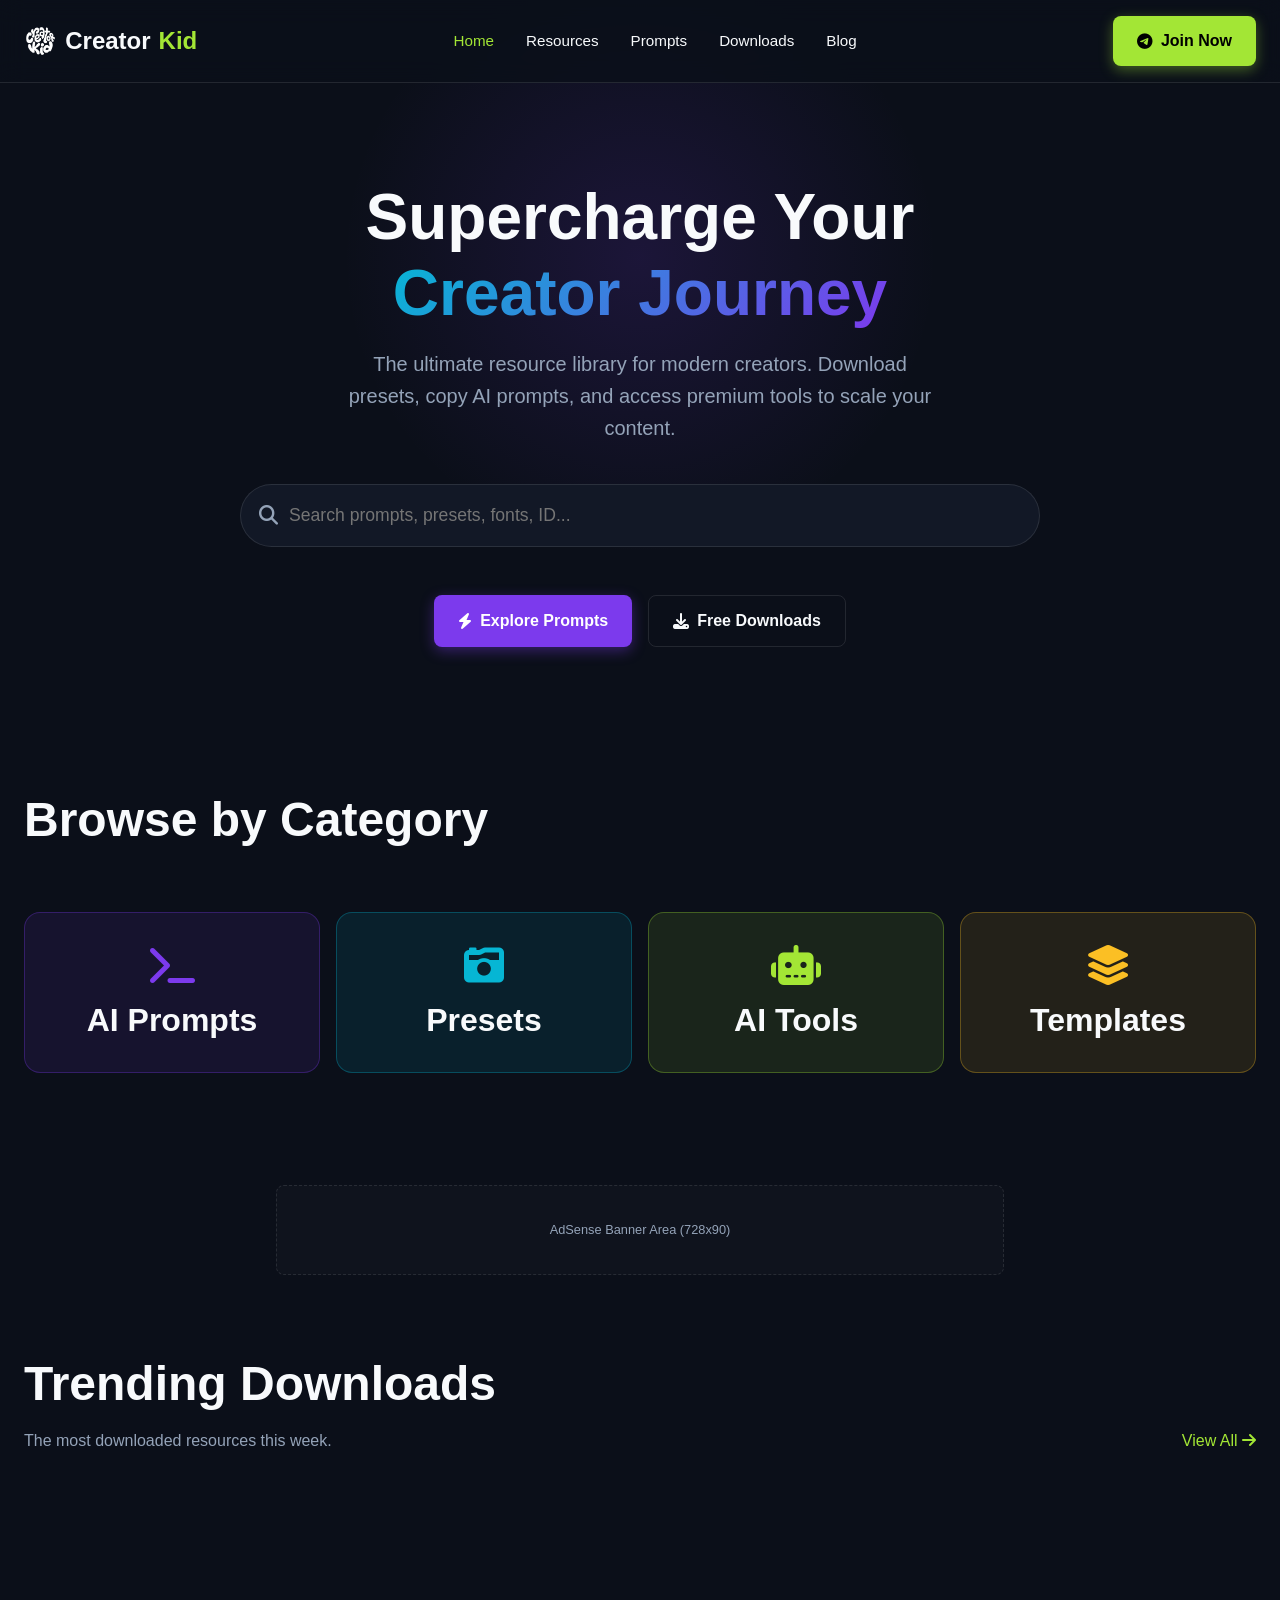
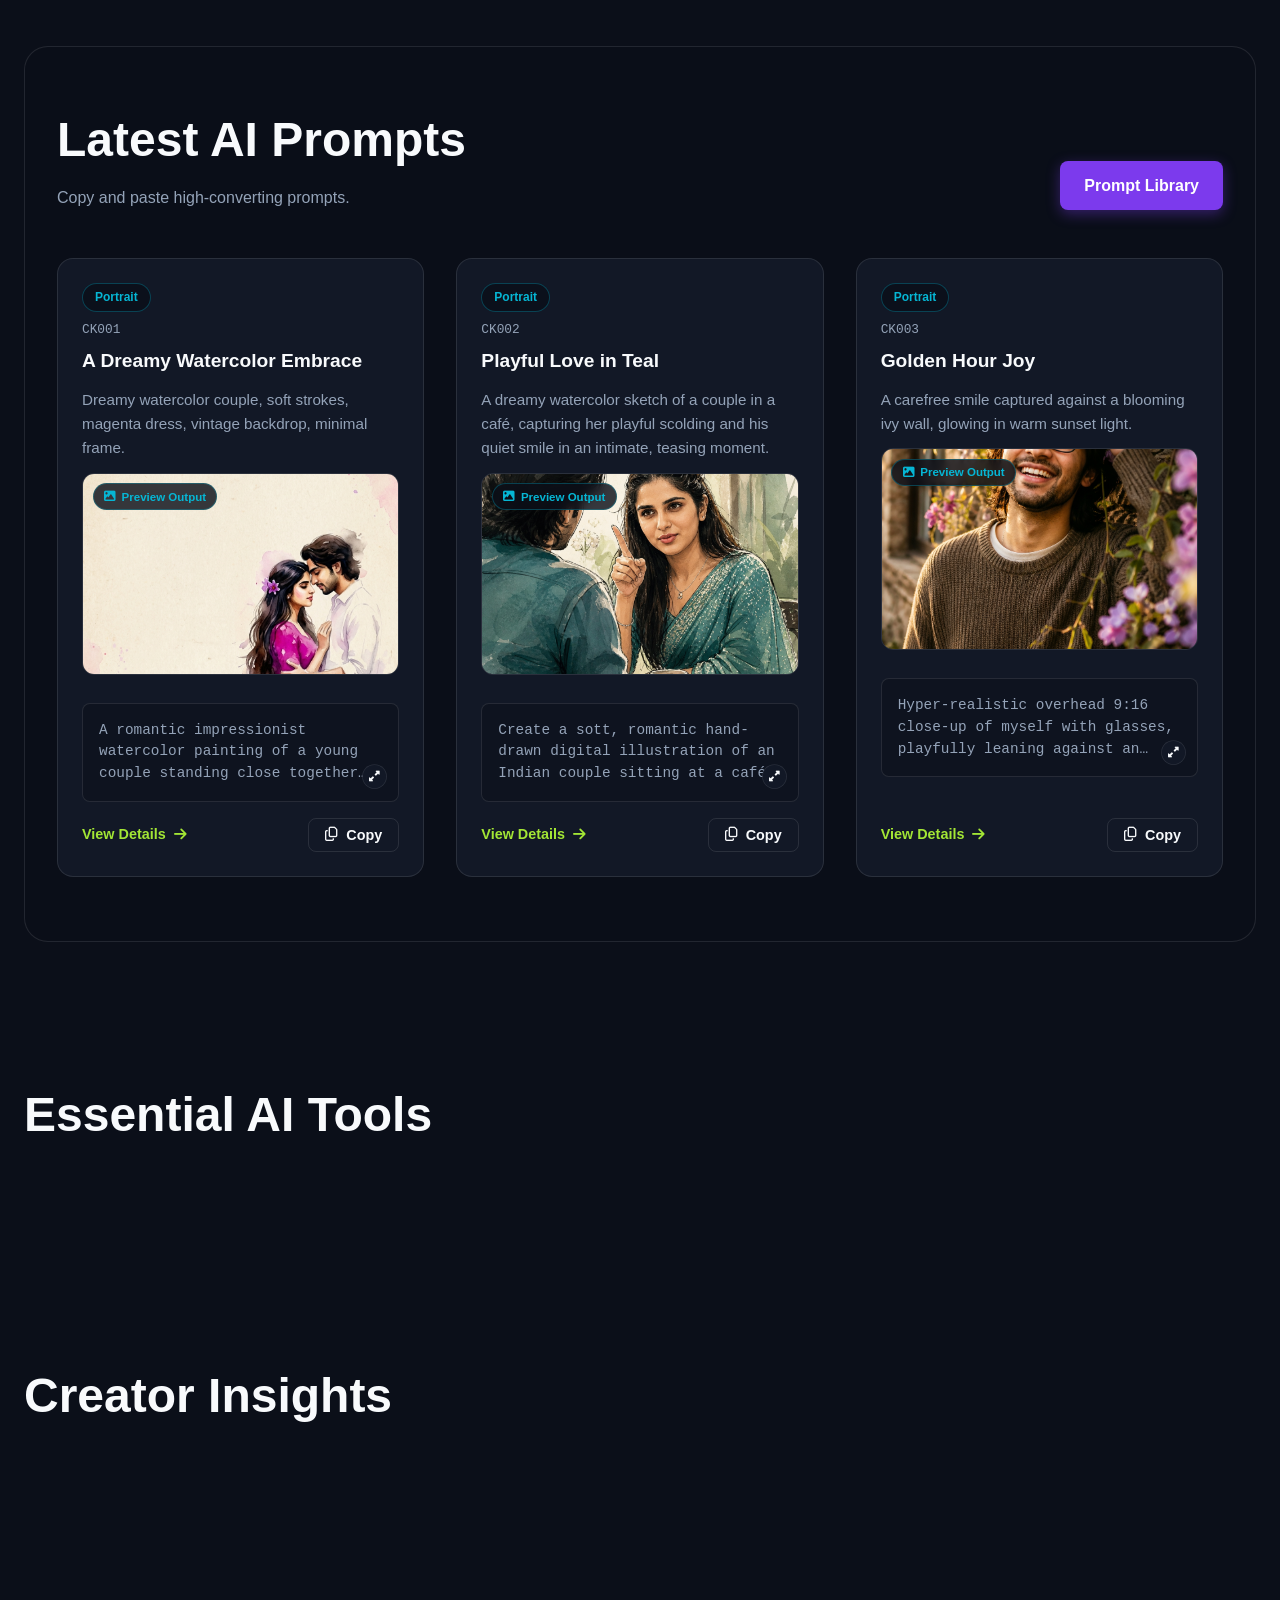
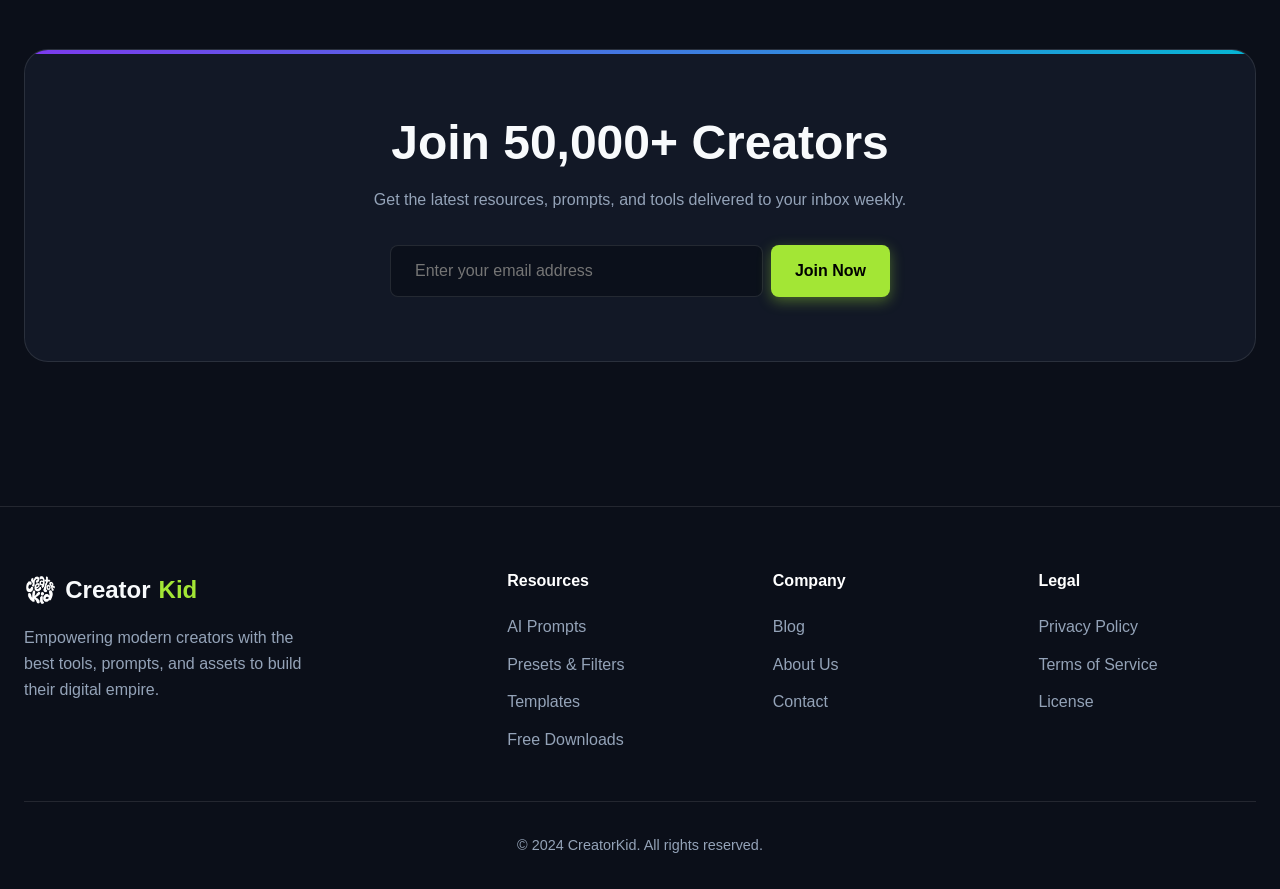
<file: index.html>
<!DOCTYPE html>
<html lang="en">

<head>
    <meta charset="UTF-8">
    <meta name="viewport" content="width=device-width, initial-scale=1.0">
    <title>CreatorKid - Ultimate Creator Resources</title>
    <meta name="description"
        content="CreatorKid is a creator resource platform where users can browse, search, and download AI prompts, Lightroom presets, UI templates, and tools.">
    <link rel="stylesheet" href="css/style.css?v=2">
    <link rel="stylesheet" href="https://cdnjs.cloudflare.com/ajax/libs/font-awesome/6.4.0/css/all.min.css">
</head>

<body>

    <!-- Navbar -->
    <nav class="navbar">
        <div class="container">
            <a href="index.html" class="logo">
                <img src="assets/logo/logo_creator_kid.png" alt="Logo" class="nav-logo-img">
                Creator<span>Kid</span>
            </a>
            <ul class="nav-links">
                <li><a href="index.html" class="active">Home</a></li>
                <li><a href="resources.html">Resources</a></li>
                <li><a href="prompts.html">Prompts</a></li>
                <li><a href="downloads.html">Downloads</a></li>
                <li><a href="blog.html">Blog</a></li>
            </ul>
            <div class="nav-actions">
                <a href="https://t.me/+yFJLDj00U0MyMmQ1" target="_blank" class="btn btn-cta"><i class="fab fa-telegram-plane"></i> Join Now</a>
                <button class="hamburger"><i class="fas fa-bars"></i></button>
            </div>
        </div>
    </nav>

    <main>
        <!-- Hero Section -->
        <section class="hero container">
            <h1>Supercharge Your <br><span class="text-gradient">Creator Journey</span></h1>
            <p>The ultimate resource library for modern creators. Download presets, copy AI prompts, and access premium
                tools to scale your content.</p>

            <div class="search-container fade-in">
                <i class="fas fa-search"></i>
                <input type="text" id="global-search" class="search-input"
                    placeholder="Search prompts, presets, fonts, ID...">
            </div>

            <div class="hero-actions fade-in" style="animation-delay: 0.2s;">
                <a href="prompts.html" class="btn btn-primary"><i class="fas fa-bolt"></i> Explore Prompts</a>
                <a href="downloads.html" class="btn btn-outline"><i class="fas fa-download"></i> Free Downloads</a>
            </div>
        </section>

        <!-- Category Grid -->
        <section class="container">
            <div class="section-header">
                <h2>Browse by Category</h2>
            </div>
            <div class="grid grid-4" style="gap: 1rem;">
                <!-- Mock Category Cards -->
                <a href="prompts.html" class="card"
                    style="padding: 2rem; text-align: center; border-radius: 1rem; background: rgba(124, 58, 237, 0.1); border-color: rgba(124, 58, 237, 0.3);">
                    <i class="fas fa-terminal"
                        style="font-size: 2.5rem; color: var(--primary-accent); margin-bottom: 1rem;"></i>
                    <h3 style="margin-bottom: 0;">AI Prompts</h3>
                </a>
                <a href="resources.html" class="card"
                    style="padding: 2rem; text-align: center; border-radius: 1rem; background: rgba(6, 182, 212, 0.1); border-color: rgba(6, 182, 212, 0.3);">
                    <i class="fas fa-camera-retro"
                        style="font-size: 2.5rem; color: var(--secondary-accent); margin-bottom: 1rem;"></i>
                    <h3 style="margin-bottom: 0;">Presets</h3>
                </a>
                <a href="ai-tools.html" class="card"
                    style="padding: 2rem; text-align: center; border-radius: 1rem; background: rgba(163, 230, 53, 0.1); border-color: rgba(163, 230, 53, 0.3);">
                    <i class="fas fa-robot"
                        style="font-size: 2.5rem; color: var(--highlight-cta); margin-bottom: 1rem;"></i>
                    <h3 style="margin-bottom: 0;">AI Tools</h3>
                </a>
                <a href="resources.html" class="card"
                    style="padding: 2rem; text-align: center; border-radius: 1rem; background: rgba(251, 191, 36, 0.1); border-color: rgba(251, 191, 36, 0.3);">
                    <i class="fas fa-layer-group" style="font-size: 2.5rem; color: #FBBF24; margin-bottom: 1rem;"></i>
                    <h3 style="margin-bottom: 0;">Templates</h3>
                </a>
            </div>
        </section>

        <!-- AdSense Banner -->
        <div class="container">
            <div class="ad-banner">
                <span>AdSense Banner Area (728x90)</span>
            </div>
        </div>

        <!-- Trending Downloads -->
        <section class="container" style="padding-top: 3rem; padding-bottom: 4rem; margin-bottom: 3rem;">
            <div class="section-header">
                <div>
                    <h2>Trending Downloads</h2>
                    <p style="color: var(--text-muted);">The most downloaded resources this week.</p>
                </div>
                <a href="downloads.html" class="text-highlight">View All <i class="fas fa-arrow-right"></i></a>
            </div>
            <div class="grid grid-3" id="trending-container">
                <!-- Populated by JS -->
            </div>
        </section>

        <!-- Prompt Preview -->
        <section class="container" style="padding-top: 2rem; padding-bottom: 4rem; margin-top: 3rem;">
            <div style="background: rgba(11, 15, 25, 0.5); padding: 4rem 2rem; border-radius: 1.5rem; border: 1px solid var(--border-color);">
                <div class="section-header">
                    <div>
                        <h2>Latest AI Prompts</h2>
                        <p style="color: var(--text-muted);">Copy and paste high-converting prompts.</p>
                    </div>
                    <a href="prompts.html" class="btn btn-primary">Prompt Library</a>
                </div>
                <div class="grid grid-3" id="prompts-container">
                    <!-- Populated by JS -->
                </div>
            </div>
        </section>

        <!-- AI Tools Section -->
        <section class="container">
            <div class="section-header">
                <h2>Essential AI Tools</h2>
            </div>
            <div class="grid grid-3" id="tools-container">
                <!-- Populated by JS -->
            </div>
        </section>

        <!-- Blog Section -->
        <section class="container">
            <div class="section-header">
                <h2>Creator Insights</h2>
            </div>
            <div class="grid grid-3" id="blog-container">
                <!-- Populated by JS -->
            </div>
        </section>

        <!-- Email Capture -->
        <section class="container">
            <div class="newsletter">
                <h2>Join 50,000+ Creators</h2>
                <p style="color: var(--text-muted); margin-top: 1rem;">Get the latest resources, prompts, and tools
                    delivered to your inbox weekly.</p>
                <form id="newsletter-form" class="newsletter-form">
                    <input type="email" name="email" class="newsletter-input" placeholder="Enter your email address" required>
                    <button type="submit" class="btn btn-cta">Join Now</button>
                </form>
                
            </div>
        </section>
    </main>

    <!-- Footer -->
    <footer>
        <div class="container">
            <div class="footer-grid">
                <div class="footer-col">
                    <a href="index.html" class="logo" style="margin-bottom: 1rem;">
                        <img src="assets/logo/logo_creator_kid.png" alt="Logo" class="nav-logo-img">
                        Creator<span>Kid</span>
                    </a>
                    <p style="color: var(--text-muted); max-width: 300px;">Empowering modern creators with the best
                        tools, prompts, and assets to build their digital empire.</p>
                </div>
                <div class="footer-col">
                    <h4>Resources</h4>
                    <div class="footer-links">
                        <a href="prompts.html">AI Prompts</a>
                        <a href="resources.html">Presets & Filters</a>
                        <a href="resources.html">Templates</a>
                        <a href="downloads.html">Free Downloads</a>
                    </div>
                </div>
                <div class="footer-col">
                    <h4>Company</h4>
                    <div class="footer-links">
                        <a href="blog.html">Blog</a>
                        <a href="#">About Us</a>
                        <a href="#">Contact</a>
                    </div>
                </div>
                <div class="footer-col">
                    <h4>Legal</h4>
                    <div class="footer-links">
                        <a href="#">Privacy Policy</a>
                        <a href="#">Terms of Service</a>
                        <a href="#">License</a>
                    </div>
                </div>
            </div>
            <div class="footer-bottom">
                &copy; 2024 CreatorKid. All rights reserved.
            </div>
        </div>
    </footer>

    <!-- Scripts -->
    <script src="js/data.js"></script>
    <script src="js/app.js"></script>
    <script src="js/prompts.js"></script>
    <script>
        document.addEventListener('DOMContentLoaded', () => {
            // Render trending (first 3 resources)
            const trendingContainer = document.getElementById('trending-container');
            if (trendingContainer) {
                trendingContainer.innerHTML = resources.slice(0, 3).map(renderResourcesCard).join('');
            }

            // Render latest prompts (first 3)
            const promptsContainer = document.getElementById('prompts-container');
            if (promptsContainer) {
                promptsContainer.innerHTML = prompts.slice(0, 3).map(renderPromptCard).join('');
            }

            // Render tools
            const toolsContainer = document.getElementById('tools-container');
            if (toolsContainer) {
                toolsContainer.innerHTML = aiTools.map(renderAIToolCard).join('');
            }

            // Render blog posts
            const blogContainer = document.getElementById('blog-container');
            if (blogContainer) {
                blogContainer.innerHTML = blogPosts.map(renderBlogCard).join('');
            }
        });
    </script>


</body>

</html>
</file>
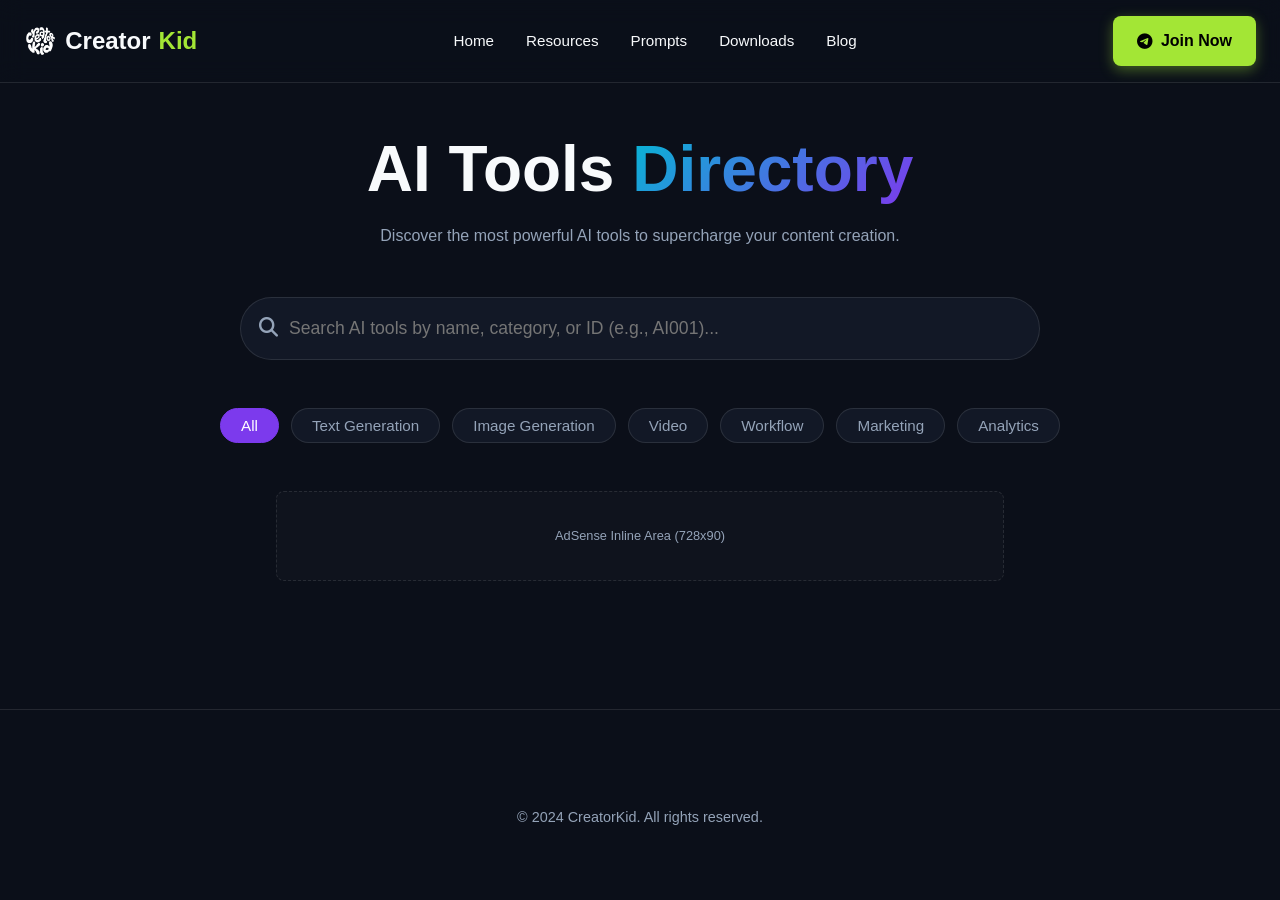
<file: ai-tools.html>
<!DOCTYPE html>
<html lang="en">
<head>
    <meta charset="UTF-8">
    <meta name="viewport" content="width=device-width, initial-scale=1.0">
    <title>AI Tools - CreatorKid</title>
    <meta name="description" content="Browse and discover the best free and premium AI tools for your creative projects.">
    <link rel="stylesheet" href="css/style.css">
    <link rel="stylesheet" href="https://cdnjs.cloudflare.com/ajax/libs/font-awesome/6.4.0/css/all.min.css">
</head>
<body>

    <!-- Navbar -->
    <nav class="navbar">
        <div class="container">
            <a href="index.html" class="logo">
                <img src="assets/logo/logo_creator_kid.png" alt="Logo" class="nav-logo-img">
                Creator<span>Kid</span>
            </a>
            <ul class="nav-links">
                <li><a href="index.html">Home</a></li>
                <li><a href="resources.html">Resources</a></li>
                <li><a href="prompts.html">Prompts</a></li>
                <li><a href="downloads.html">Downloads</a></li>
                <li><a href="blog.html">Blog</a></li>
            </ul>
            <div class="nav-actions">
                <a href="https://t.me/+yFJLDj00U0MyMmQ1" target="_blank" class="btn btn-cta"><i class="fab fa-telegram-plane"></i> Join Now</a>
                <button class="hamburger"><i class="fas fa-bars"></i></button>
            </div>
        </div>
    </nav>

    <main>
        <section class="container" style="padding-top: 3rem; padding-bottom: 2rem;">
            <div style="text-align: center; margin-bottom: 3rem;">
                <h1>AI Tools <span class="text-gradient">Directory</span></h1>
                <p style="color: var(--text-muted); max-width: 600px; margin: 1rem auto 0;">Discover the most powerful AI tools to supercharge your content creation.</p>
            </div>

            <!-- Search -->
            <div class="search-container fade-in">
                <i class="fas fa-search"></i>
                <input type="text" id="ai-tool-search" class="search-input" placeholder="Search AI tools by name, category, or ID (e.g., AI001)...">
            </div>

            <!-- Filters -->
            <div class="filters fade-in" style="animation-delay: 0.1s;">
                <button class="filter-btn active" data-filter="all">All</button>
                <button class="filter-btn" data-filter="text">Text Generation</button>
                <button class="filter-btn" data-filter="image">Image Generation</button>
                <button class="filter-btn" data-filter="video">Video</button>
                <button class="filter-btn" data-filter="workflow">Workflow</button>
                <button class="filter-btn" data-filter="marketing">Marketing</button>
                <button class="filter-btn" data-filter="analytics">Analytics</button>
            </div>

            <!-- Ad Area -->
            <div class="ad-banner">
                <span>AdSense Inline Area (728x90)</span>
            </div>

            <!-- AI Tools Grid -->
            <div class="grid grid-3" id="ai-tools-grid">
                <!-- Populated by JS -->
            </div>
        </section>
    </main>

    <!-- Footer -->
    <footer>
        <div class="container">
            <div class="footer-bottom" style="border-top: none;">
                &copy; 2024 CreatorKid. All rights reserved.
            </div>
        </div>
    </footer>

    <!-- Scripts -->
    <script src="js/data.js"></script>
    <script src="js/app.js"></script>
    <script src="js/search.js"></script>
    <script src="js/filter.js"></script>
    <script>
        document.addEventListener('DOMContentLoaded', () => {
            const container = document.getElementById('ai-tools-grid');
            
            // Initial Render
            renderItems(getInitialData(aiTools), container, renderAIToolCard);

            // Setup Search
            setupSearch('#ai-tool-search', renderAIToolCard, aiTools, '#ai-tools-grid');

            // Setup Filters
            setupFilters('.filter-btn', '.ai-tool-card', '#ai-tools-grid');
        });
    </script>


</body>
</html>
</file>
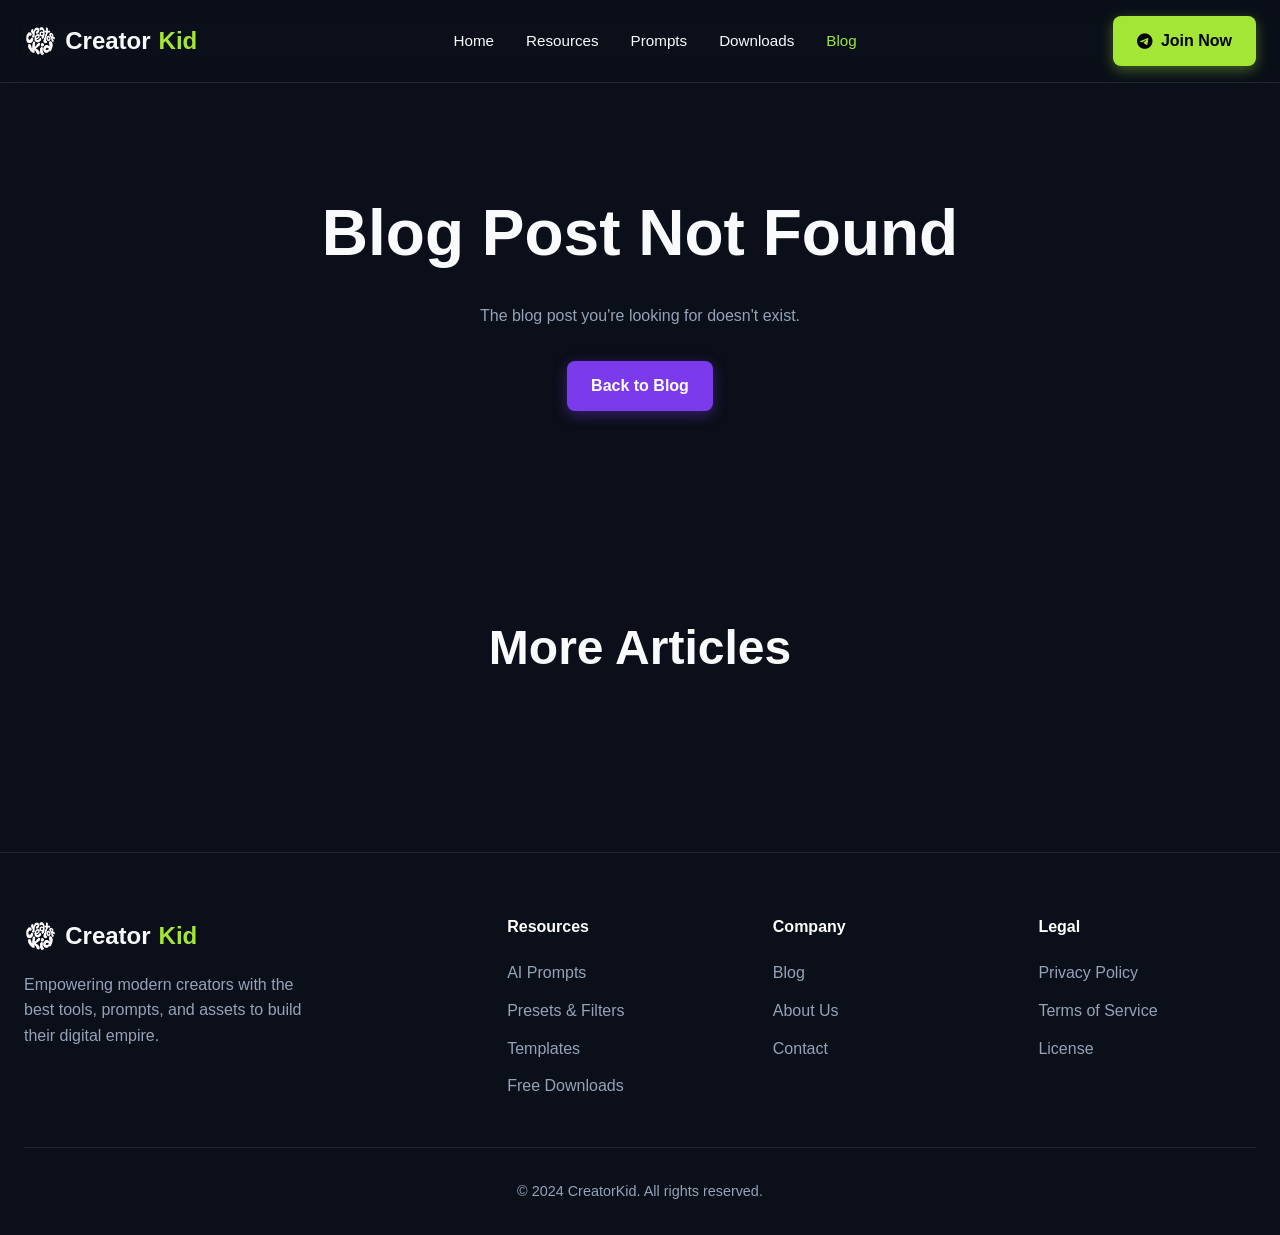
<file: blog-post.html>
<!DOCTYPE html>
<html lang="en">

<head>
    <meta charset="UTF-8">
    <meta name="viewport" content="width=device-width, initial-scale=1.0">
    <title>Blog Post - CreatorKid</title>
    <meta name="description" content="Read our latest blog posts about content creation, tools, and creator economy insights.">
    <link rel="stylesheet" href="css/style.css?v=2">
    <link rel="stylesheet" href="https://cdnjs.cloudflare.com/ajax/libs/font-awesome/6.4.0/css/all.min.css">
</head>

<body>

    <!-- Navbar -->
    <nav class="navbar">
        <div class="container">
            <a href="index.html" class="logo">
                <img src="assets/logo/logo_creator_kid.png" alt="Logo" class="nav-logo-img">
                Creator<span>Kid</span>
            </a>
            <ul class="nav-links">
                <li><a href="index.html">Home</a></li>
                <li><a href="resources.html">Resources</a></li>
                <li><a href="prompts.html">Prompts</a></li>
                <li><a href="downloads.html">Downloads</a></li>
                <li><a href="blog.html" class="active">Blog</a></li>
            </ul>
            <div class="nav-actions">
                <a href="https://t.me/+yFJLDj00U0MyMmQ1" target="_blank" class="btn btn-cta"><i class="fab fa-telegram-plane"></i> Join Now</a>
                <button class="hamburger"><i class="fas fa-bars"></i></button>
            </div>
        </div>
    </nav>

    <main>
        <!-- Blog Post Content -->
        <section class="container" style="padding-top: 3rem; padding-bottom: 4rem;">
            <article id="blog-post-content">
                <!-- Content will be populated by JavaScript -->
            </article>
        </section>

        <!-- Related Posts -->
        <section class="container" style="padding-bottom: 4rem;">
            <h2 style="text-align: center; margin-bottom: 3rem;">More Articles</h2>
            <div class="grid grid-3" id="related-posts">
                <!-- Related posts will be populated by JavaScript -->
            </div>
        </section>
    </main>

    <!-- Footer -->
    <footer>
        <div class="container">
            <div class="footer-grid">
                <div class="footer-col">
                    <a href="index.html" class="logo" style="margin-bottom: 1rem;">
                        <img src="assets/logo/logo_creator_kid.png" alt="Logo" class="nav-logo-img">
                        Creator<span>Kid</span>
                    </a>
                    <p style="color: var(--text-muted); max-width: 300px;">Empowering modern creators with the best
                        tools, prompts, and assets to build their digital empire.</p>
                </div>
                <div class="footer-col">
                    <h4>Resources</h4>
                    <div class="footer-links">
                        <a href="prompts.html">AI Prompts</a>
                        <a href="resources.html">Presets & Filters</a>
                        <a href="resources.html">Templates</a>
                        <a href="downloads.html">Free Downloads</a>
                    </div>
                </div>
                <div class="footer-col">
                    <h4>Company</h4>
                    <div class="footer-links">
                        <a href="blog.html">Blog</a>
                        <a href="#">About Us</a>
                        <a href="#">Contact</a>
                    </div>
                </div>
                <div class="footer-col">
                    <h4>Legal</h4>
                    <div class="footer-links">
                        <a href="#">Privacy Policy</a>
                        <a href="#">Terms of Service</a>
                        <a href="#">License</a>
                    </div>
                </div>
            </div>
            <div class="footer-bottom">
                &copy; 2024 CreatorKid. All rights reserved.
            </div>
        </div>
    </footer>

    <script src="js/data.js"></script>
    <script>
        document.addEventListener('DOMContentLoaded', () => {
            // Get blog post ID from URL
            const urlParams = new URLSearchParams(window.location.search);
            const postId = urlParams.get('id');

            if (postId) {
                const post = blogPosts.find(p => p.id === postId);
                if (post) {
                    displayBlogPost(post);
                    displayRelatedPosts(post.id);
                } else {
                    displayNotFound();
                }
            } else {
                displayNotFound();
            }

            // Initialize navbar
            initNavbar();
        });

        function displayBlogPost(post) {
            const contentContainer = document.getElementById('blog-post-content');
            contentContainer.innerHTML = `
                <div style="text-align: center; margin-bottom: 3rem;">
                    <img src="${post.image}" alt="${post.title}" style="width: 100%; max-width: 800px; height: 400px; object-fit: cover; border-radius: 1rem; margin-bottom: 2rem;">
                    <p style="color: var(--text-muted); font-size: 0.9rem; margin-bottom: 1rem;">Published on ${post.date}</p>
                    <h1 style="font-size: 2.5rem; margin-bottom: 1rem;">${post.title}</h1>
                </div>
                <div style="max-width: 800px; margin: 0 auto; line-height: 1.8; font-size: 1.1rem;">
                    ${post.content}
                </div>
            `;

            // Update page title
            document.title = `${post.title} - CreatorKid`;
        }

        function displayRelatedPosts(currentId) {
            const relatedContainer = document.getElementById('related-posts');
            const relatedPosts = blogPosts.filter(p => p.id !== currentId).slice(0, 3);
            relatedContainer.innerHTML = relatedPosts.map(post => `
                <div class="card fade-in">
                    <div class="card-img-wrapper">
                        <img src="${post.image}" alt="${post.title}" loading="lazy">
                    </div>
                    <div class="card-content">
                        <div class="card-id">${post.date}</div>
                        <h3 class="card-title" style="font-size: 1.1rem;">${post.title}</h3>
                        <p style="color: var(--text-muted); font-size: 0.9rem; margin-bottom: 1rem; display: -webkit-box; -webkit-line-clamp: 2; -webkit-box-orient: vertical; overflow: hidden;">
                            ${post.excerpt}
                        </p>
                        <a href="blog-post.html?id=${post.id}" class="text-highlight" style="margin-top: auto; font-size: 0.9rem; font-weight: 600;">Read More <i class="fas fa-arrow-right" style="margin-left: 0.5rem;"></i></a>
                    </div>
                </div>
            `).join('');
        }

        function displayNotFound() {
            const contentContainer = document.getElementById('blog-post-content');
            contentContainer.innerHTML = `
                <div style="text-align: center; padding: 4rem 0;">
                    <h1>Blog Post Not Found</h1>
                    <p style="color: var(--text-muted); margin: 2rem 0;">The blog post you're looking for doesn't exist.</p>
                    <a href="blog.html" class="btn btn-primary">Back to Blog</a>
                </div>
            `;
        }

        // Navbar functions (copied from app.js)
        function initNavbar() {
            const navbar = document.querySelector('.navbar');
            const hamburger = document.querySelector('.hamburger');
            const navLinks = document.querySelector('.nav-links');

            if (navbar) {
                window.addEventListener('scroll', () => {
                    if (window.scrollY > 50) {
                        navbar.style.background = 'rgba(11, 15, 25, 0.95)';
                        navbar.style.boxShadow = '0 4px 20px rgba(0, 0, 0, 0.5)';
                    } else {
                        navbar.style.background = 'rgba(11, 15, 25, 0.8)';
                        navbar.style.boxShadow = 'none';
                    }
                });
            }

            if (hamburger && navLinks) {
                hamburger.addEventListener('click', () => {
                    navLinks.classList.toggle('active');
                    hamburger.innerHTML = navLinks.classList.contains('active') ? '<i class="fas fa-times"></i>' : '<i class="fas fa-bars"></i>';
                });
            }
        }
    </script>

</body>

</html>
</file>
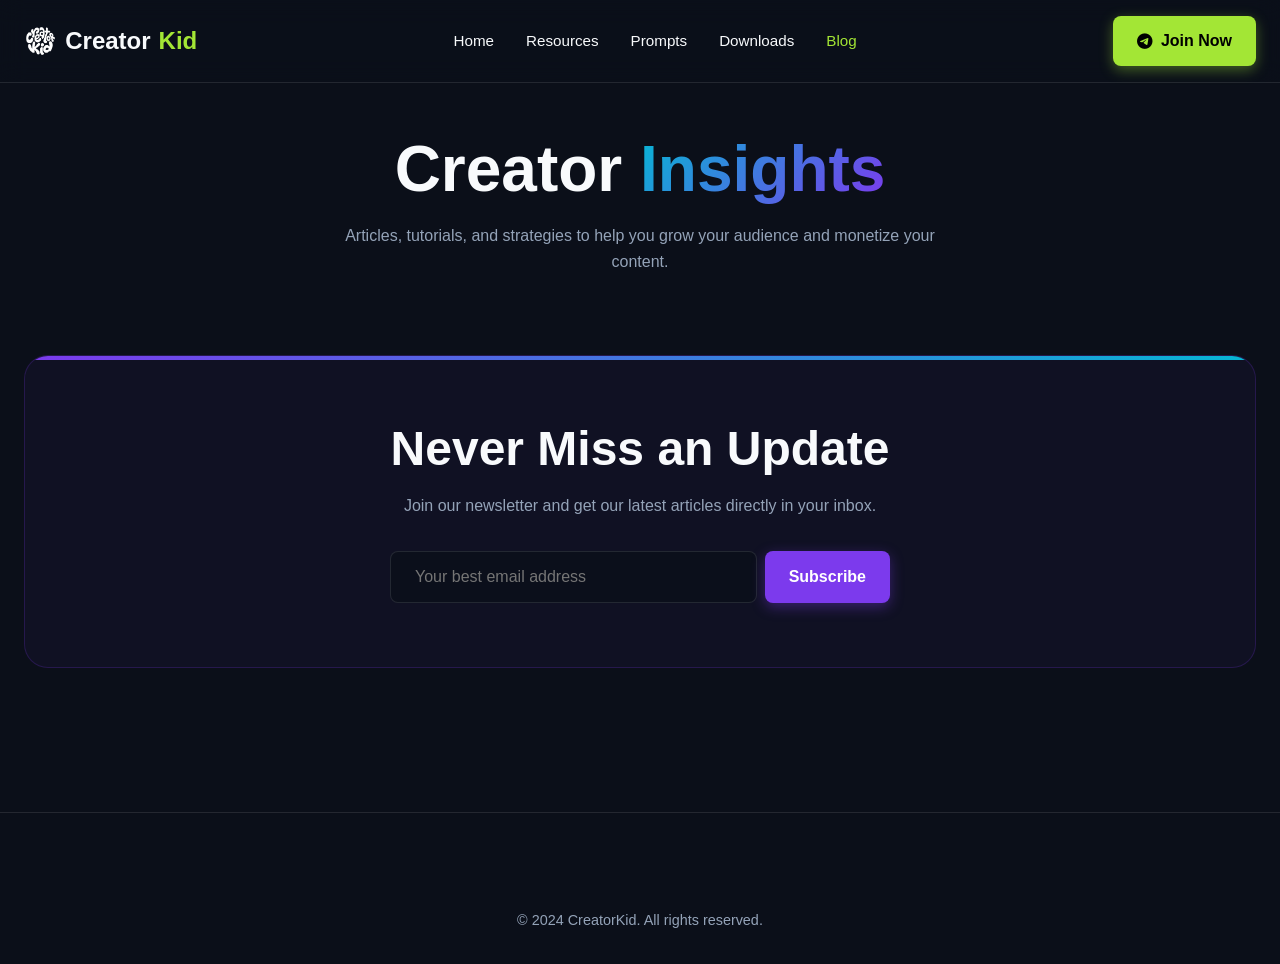
<file: blog.html>
<!DOCTYPE html>
<html lang="en">
<head>
    <meta charset="UTF-8">
    <meta name="viewport" content="width=device-width, initial-scale=1.0">
    <title>Blog - CreatorKid</title>
    <meta name="description" content="Insights, tutorials, and news for the modern creator economy.">
    <link rel="stylesheet" href="css/style.css">
    <link rel="stylesheet" href="https://cdnjs.cloudflare.com/ajax/libs/font-awesome/6.4.0/css/all.min.css">
</head>
<body>

    <!-- Navbar -->
    <nav class="navbar">
        <div class="container">
            <a href="index.html" class="logo">
                <img src="assets/logo/logo_creator_kid.png" alt="Logo" class="nav-logo-img">
                Creator<span>Kid</span>
            </a>
            <ul class="nav-links">
                <li><a href="index.html">Home</a></li>
                <li><a href="resources.html">Resources</a></li>
                <li><a href="prompts.html">Prompts</a></li>
                <li><a href="downloads.html">Downloads</a></li>
                <li><a href="blog.html" class="active">Blog</a></li>
            </ul>
            <div class="nav-actions">
                <a href="https://t.me/+yFJLDj00U0MyMmQ1" target="_blank" class="btn btn-cta"><i class="fab fa-telegram-plane"></i> Join Now</a>
                <button class="hamburger"><i class="fas fa-bars"></i></button>
            </div>
        </div>
    </nav>

    <main>
        <section class="container" style="padding-top: 3rem; padding-bottom: 2rem;">
            <div style="text-align: center; margin-bottom: 3rem;">
                <h1>Creator <span class="text-gradient">Insights</span></h1>
                <p style="color: var(--text-muted); max-width: 600px; margin: 1rem auto 0;">Articles, tutorials, and strategies to help you grow your audience and monetize your content.</p>
            </div>

            <!-- Blog Grid -->
            <div class="grid grid-3" id="blog-grid">
                <!-- Populated by JS -->
            </div>
        </section>

        <!-- Newsletter Sub -->
        <section class="container" style="padding-top: 0;">
             <div class="newsletter" style="background: rgba(124, 58, 237, 0.05); border-color: rgba(124, 58, 237, 0.2);">
                <h2>Never Miss an Update</h2>
                <p style="color: var(--text-muted); margin-top: 1rem;">Join our newsletter and get our latest articles directly in your inbox.</p>
                <form class="newsletter-form">
                    <input type="email" class="newsletter-input" placeholder="Your best email address" required>
                    <button type="submit" class="btn btn-primary">Subscribe</button>
                </form>
            </div>
        </section>
    </main>

    <!-- Footer -->
    <footer>
        <div class="container">
            <div class="footer-bottom" style="border-top: none;">
                &copy; 2024 CreatorKid. All rights reserved.
            </div>
        </div>
    </footer>

    <!-- Scripts -->
    <script src="js/data.js"></script>
    <script src="js/app.js"></script>
    <script>
        document.addEventListener('DOMContentLoaded', () => {
            const container = document.getElementById('blog-grid');
            
            if(container) {
                container.innerHTML = getInitialData(blogPosts).map(renderBlogCard).join('');
            }
        });
    </script>


</body>
</html>
</file>
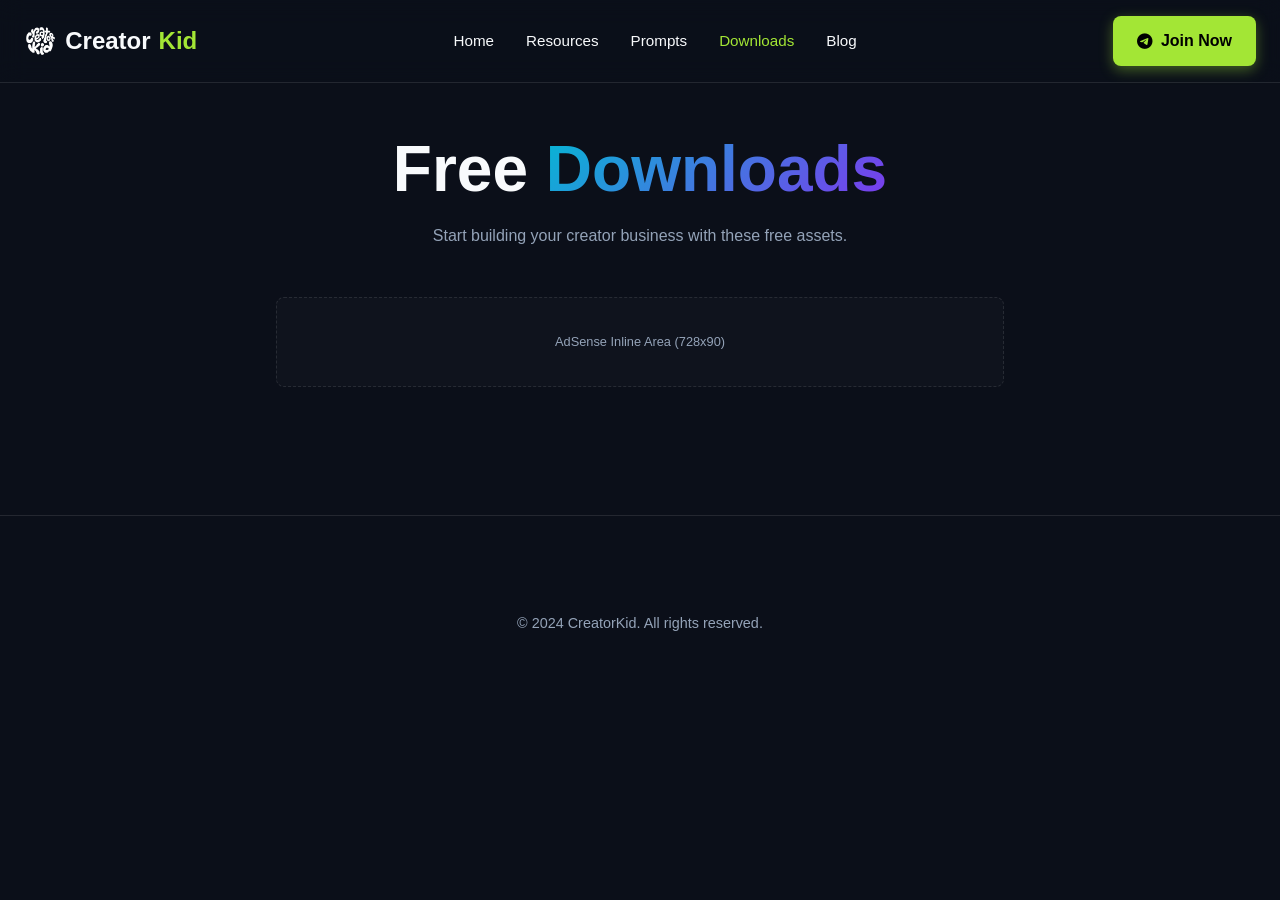
<file: downloads.html>
<!DOCTYPE html>
<html lang="en">
<head>
    <meta charset="UTF-8">
    <meta name="viewport" content="width=device-width, initial-scale=1.0">
    <title>Downloads - CreatorKid</title>
    <meta name="description" content="Free downloads and resources for creators.">
    <link rel="stylesheet" href="css/style.css">
    <link rel="stylesheet" href="https://cdnjs.cloudflare.com/ajax/libs/font-awesome/6.4.0/css/all.min.css">
</head>
<body>

    <!-- Navbar -->
    <nav class="navbar">
        <div class="container">
            <a href="index.html" class="logo">
                <img src="assets/logo/logo_creator_kid.png" alt="Logo" class="nav-logo-img">
                Creator<span>Kid</span>
            </a>
            <ul class="nav-links">
                <li><a href="index.html">Home</a></li>
                <li><a href="resources.html">Resources</a></li>
                <li><a href="prompts.html">Prompts</a></li>
                <li><a href="downloads.html" class="active">Downloads</a></li>
                <li><a href="blog.html">Blog</a></li>
            </ul>
            <div class="nav-actions">
                <a href="https://t.me/+yFJLDj00U0MyMmQ1" target="_blank" class="btn btn-cta"><i class="fab fa-telegram-plane"></i> Join Now</a>
                <button class="hamburger"><i class="fas fa-bars"></i></button>
            </div>
        </div>
    </nav>

    <main>
        <section class="container" style="padding-top: 3rem; padding-bottom: 2rem;">
            <div style="text-align: center; margin-bottom: 3rem;">
                <h1>Free <span class="text-gradient">Downloads</span></h1>
                <p style="color: var(--text-muted); max-width: 600px; margin: 1rem auto 0;">Start building your creator business with these free assets.</p>
            </div>

            <!-- Ad Area -->
            <div class="ad-banner">
                <span>AdSense Inline Area (728x90)</span>
            </div>

            <!-- Downloads Grid (Reusing Resource Cards) -->
            <div class="grid grid-3" id="downloads-grid">
                <!-- Populated by JS -->
            </div>
        </section>
    </main>

    <!-- Footer -->
    <footer>
        <div class="container">
            <div class="footer-bottom" style="border-top: none;">
                &copy; 2024 CreatorKid. All rights reserved.
            </div>
        </div>
    </footer>

    <!-- Scripts -->
    <script src="js/data.js"></script>
    <script src="js/app.js"></script>
    <script>
        document.addEventListener('DOMContentLoaded', () => {
            const container = document.getElementById('downloads-grid');
            
            // Reusing the resources array for downloads, filtering to only show specific ones if needed.
            // For now, let's just display all resources sorted by downloads.
            const sortedDownloads = [...resources].sort((a, b) => b.downloads - a.downloads);
            
            if(container) {
                container.innerHTML = getInitialData(sortedDownloads).map(renderResourcesCard).join('');
            }
        });
    </script>


</body>
</html>
</file>
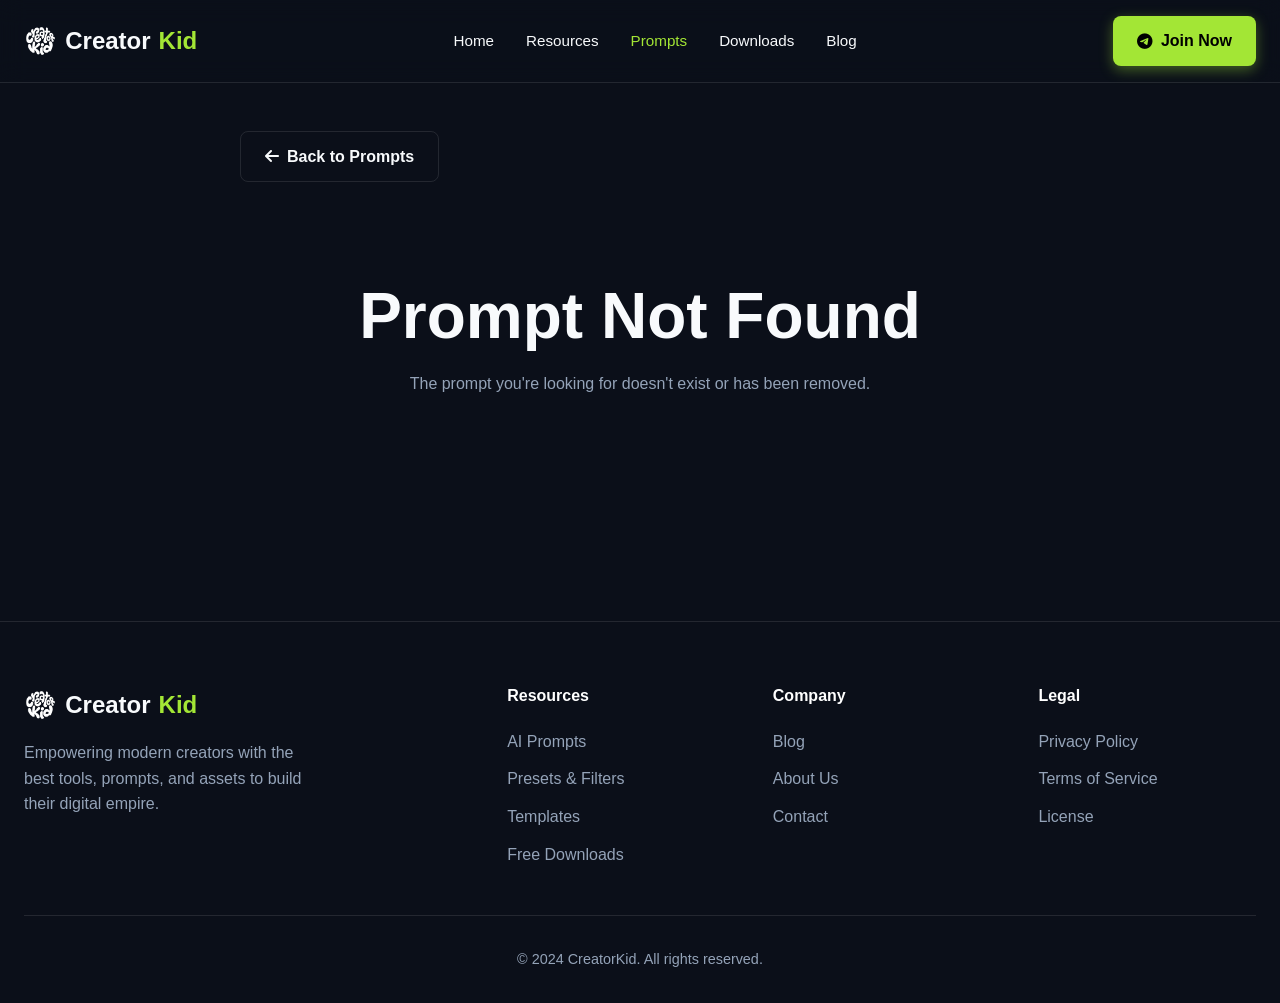
<file: prompt-details.html>
<!DOCTYPE html>
<html lang="en">
<head>
    <meta charset="UTF-8">
    <meta name="viewport" content="width=device-width, initial-scale=1.0">
    <title>Prompt Details - CreatorKid</title>
    <meta name="description" content="View AI prompt details.">
    <link rel="stylesheet" href="css/style.css">
    <link rel="stylesheet" href="https://cdnjs.cloudflare.com/ajax/libs/font-awesome/6.4.0/css/all.min.css">
    <style>
        .prompt-detail-container {
            max-width: 800px;
            margin: 0 auto;
        }
        /* Make the expanded text look better in detail view */
        .prompt-detail-container .prompt-text-container {
            max-height: none;
        }
        .prompt-detail-container .prompt-text {
            -webkit-line-clamp: unset;
            max-height: none;
        }
        .prompt-detail-container .btn-icon[title="Expand"] {
            display: none; /* Hide expand button on detail page since it's already fully expanded */
        }
        .back-button-container {
            margin-bottom: 2rem;
        }
        .related-prompts-container {
            margin-top: 4rem;
        }
    </style>
</head>
<body>

    <!-- Navbar -->
    <nav class="navbar">
        <div class="container">
            <a href="index.html" class="logo">
                <img src="assets/logo/logo_creator_kid.png" alt="Logo" class="nav-logo-img">
                Creator<span>Kid</span>
            </a>
            <ul class="nav-links">
                <li><a href="index.html">Home</a></li>
                <li><a href="resources.html">Resources</a></li>
                <li><a href="prompts.html" class="active">Prompts</a></li>
                <li><a href="downloads.html">Downloads</a></li>
                <li><a href="blog.html">Blog</a></li>
            </ul>
            <div class="nav-actions">
                <a href="https://t.me/+yFJLDj00U0MyMmQ1" target="_blank" class="btn btn-cta"><i class="fab fa-telegram-plane"></i> Join Now</a>
                <button class="hamburger"><i class="fas fa-bars"></i></button>
            </div>
        </div>
    </nav>

    <main>
        <section class="container" style="padding-top: 3rem; padding-bottom: 4rem;">
            <div class="prompt-detail-container">
                <div class="back-button-container">
                    <a href="prompts.html" class="btn btn-outline" style="display: inline-flex; align-items: center; gap: 0.5rem;">
                        <i class="fas fa-arrow-left"></i> Back to Prompts
                    </a>
                </div>
                
                <div id="prompt-detail-content">
                    <!-- Content will be populated by JS -->
                </div>
            </div>
        </section>

        <!-- Related Prompts -->
        <section class="container" style="padding-bottom: 4rem;" id="related-prompts-section">
            <h2 style="text-align: center; margin-bottom: 3rem;">More Prompts</h2>
            <div class="grid grid-3" id="related-prompts">
                <!-- Related posts will be populated by JavaScript -->
            </div>
        </section>
    </main>

    <!-- Footer -->
    <footer>
        <div class="container">
            <div class="footer-grid">
                <div class="footer-col">
                    <a href="index.html" class="logo" style="margin-bottom: 1rem;">
                        <img src="assets/logo/logo_creator_kid.png" alt="Logo" class="nav-logo-img">
                        Creator<span>Kid</span>
                    </a>
                    <p style="color: var(--text-muted); max-width: 300px;">Empowering modern creators with the best tools, prompts, and assets to build their digital empire.</p>
                </div>
                <div class="footer-col">
                    <h4>Resources</h4>
                    <div class="footer-links">
                        <a href="prompts.html">AI Prompts</a>
                        <a href="resources.html">Presets & Filters</a>
                        <a href="resources.html">Templates</a>
                        <a href="downloads.html">Free Downloads</a>
                    </div>
                </div>
                <div class="footer-col">
                    <h4>Company</h4>
                    <div class="footer-links">
                        <a href="blog.html">Blog</a>
                        <a href="#">About Us</a>
                        <a href="#">Contact</a>
                    </div>
                </div>
                <div class="footer-col">
                    <h4>Legal</h4>
                    <div class="footer-links">
                        <a href="#">Privacy Policy</a>
                        <a href="#">Terms of Service</a>
                        <a href="#">License</a>
                    </div>
                </div>
            </div>
            <div class="footer-bottom">
                &copy; 2024 CreatorKid. All rights reserved.
            </div>
        </div>
    </footer>

    <!-- Scripts -->
    <script src="js/data.js"></script>
    <script src="js/app.js"></script>
    <script src="js/prompts.js"></script>
    <script>
        document.addEventListener('DOMContentLoaded', () => {
            const urlParams = new URLSearchParams(window.location.search);
            const promptId = urlParams.get('id');

            if (promptId) {
                const prompt = prompts.find(p => p.id && p.id.toLowerCase() === promptId.toLowerCase());
                if (prompt) {
                    displayPromptDetail(prompt);
                    displayRelatedPrompts(prompt.id, prompt.category);
                } else {
                    displayNotFound();
                }
            } else {
                displayNotFound();
            }
        });

        function displayPromptDetail(item) {
            const contentContainer = document.getElementById('prompt-detail-content');
            
            // We use the existing renderPromptCard to keep the UI exactly the same
            contentContainer.innerHTML = renderPromptCard(item);

            // Update page title
            document.title = `${item.title} - Prompt Library - CreatorKid`;
            
            // Expand the text by default for detail view
            const textElement = contentContainer.querySelector('.prompt-text');
            if (textElement) {
                textElement.style.webkitLineClamp = 'unset';
                textElement.style.maxHeight = 'none';
            }
            
            // Re-apply Toast function for the copy button if needed, but it's global in app.js
        }

        function displayRelatedPrompts(currentId, category) {
            const relatedContainer = document.getElementById('related-prompts');
            const section = document.getElementById('related-prompts-section');
            
            // Find related by category, excluding current, take 3
            let related = prompts.filter(p => p.id !== currentId && p.category === category);
            
            // If not enough related, just add random ones
            if (related.length < 3) {
                const others = prompts.filter(p => p.id !== currentId && p.category !== category);
                related = [...related, ...others].slice(0, 3);
            } else {
                related = related.slice(0, 3);
            }

            if (related.length > 0) {
                relatedContainer.innerHTML = related.map(renderPromptCard).join('');
            } else {
                section.style.display = 'none';
            }
        }

        function displayNotFound() {
            const contentContainer = document.getElementById('prompt-detail-content');
            contentContainer.innerHTML = `
                <div style="text-align: center; padding: 4rem 0;">
                    <h1 style="margin-bottom: 1rem;">Prompt Not Found</h1>
                    <p style="color: var(--text-muted); margin-bottom: 2rem;">The prompt you're looking for doesn't exist or has been removed.</p>
                </div>
            `;
            document.getElementById('related-prompts-section').style.display = 'none';
        }
    </script>
</body>
</html>
</file>
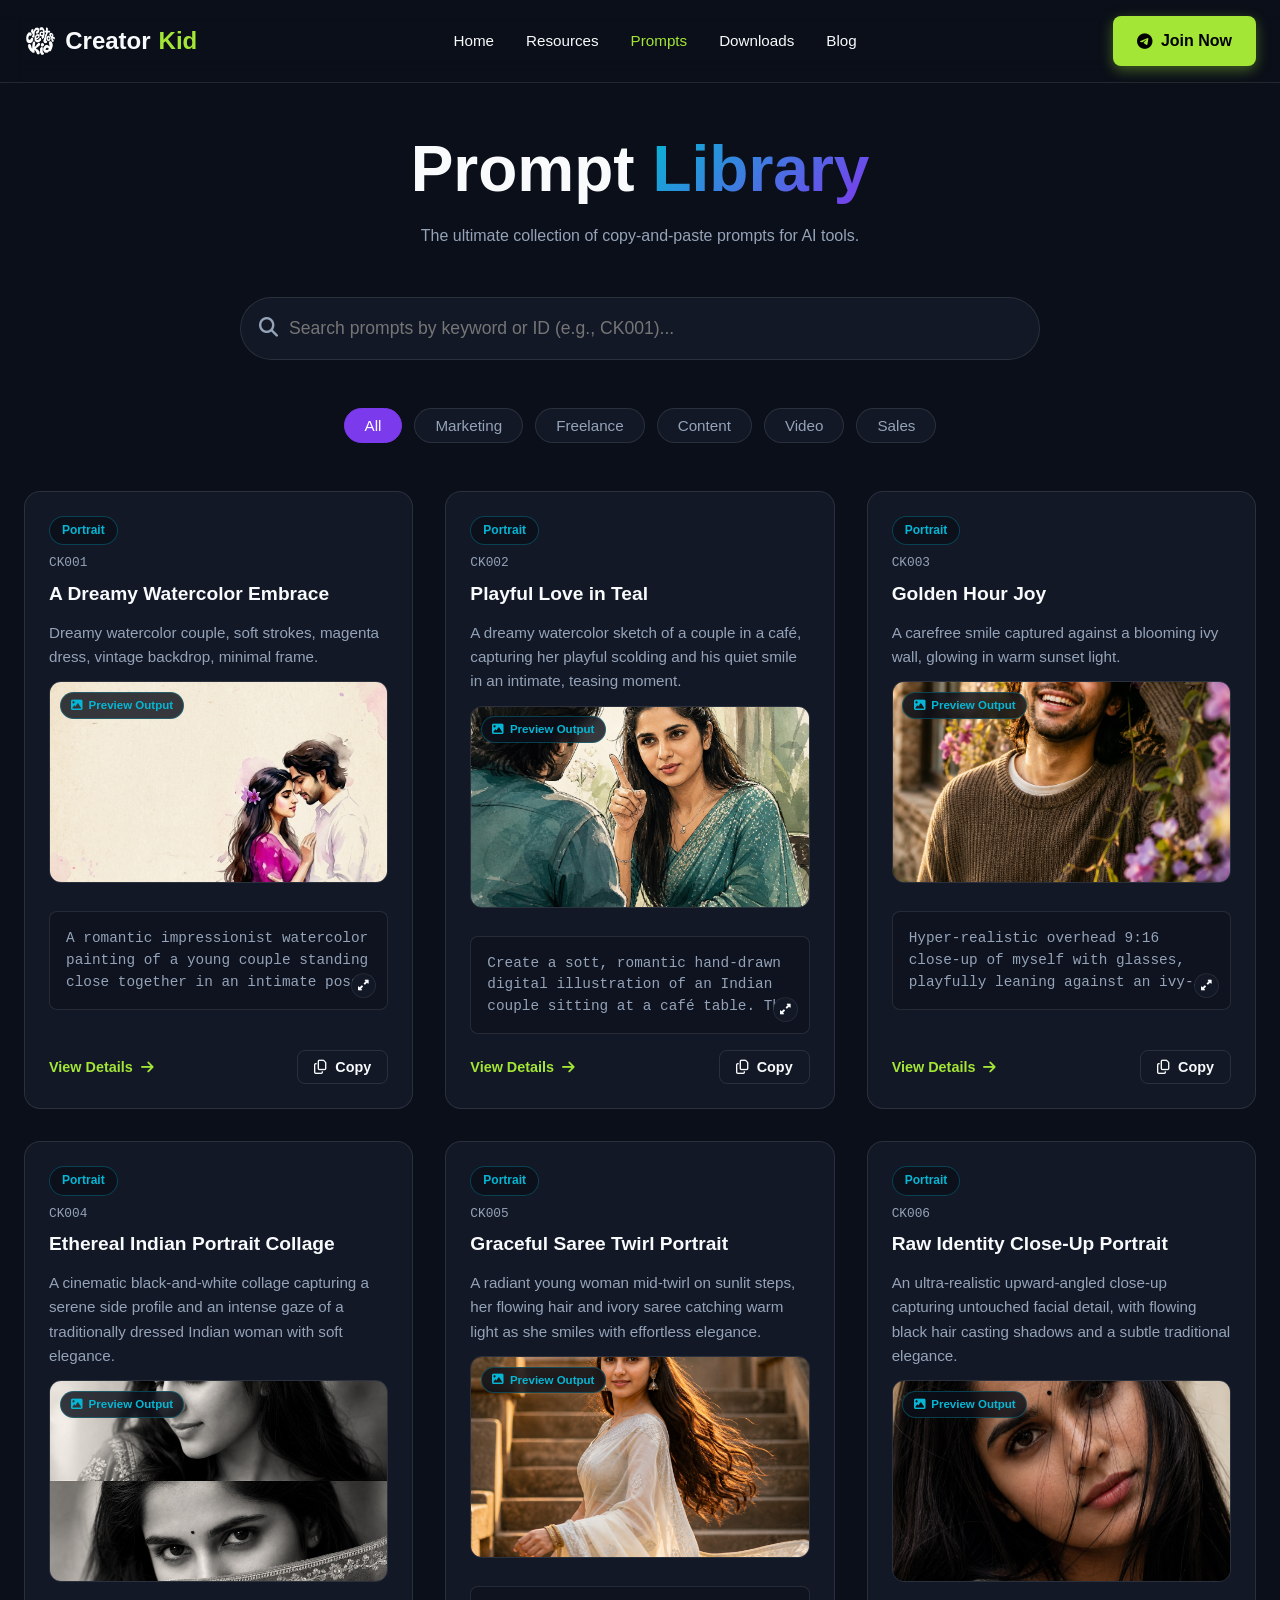
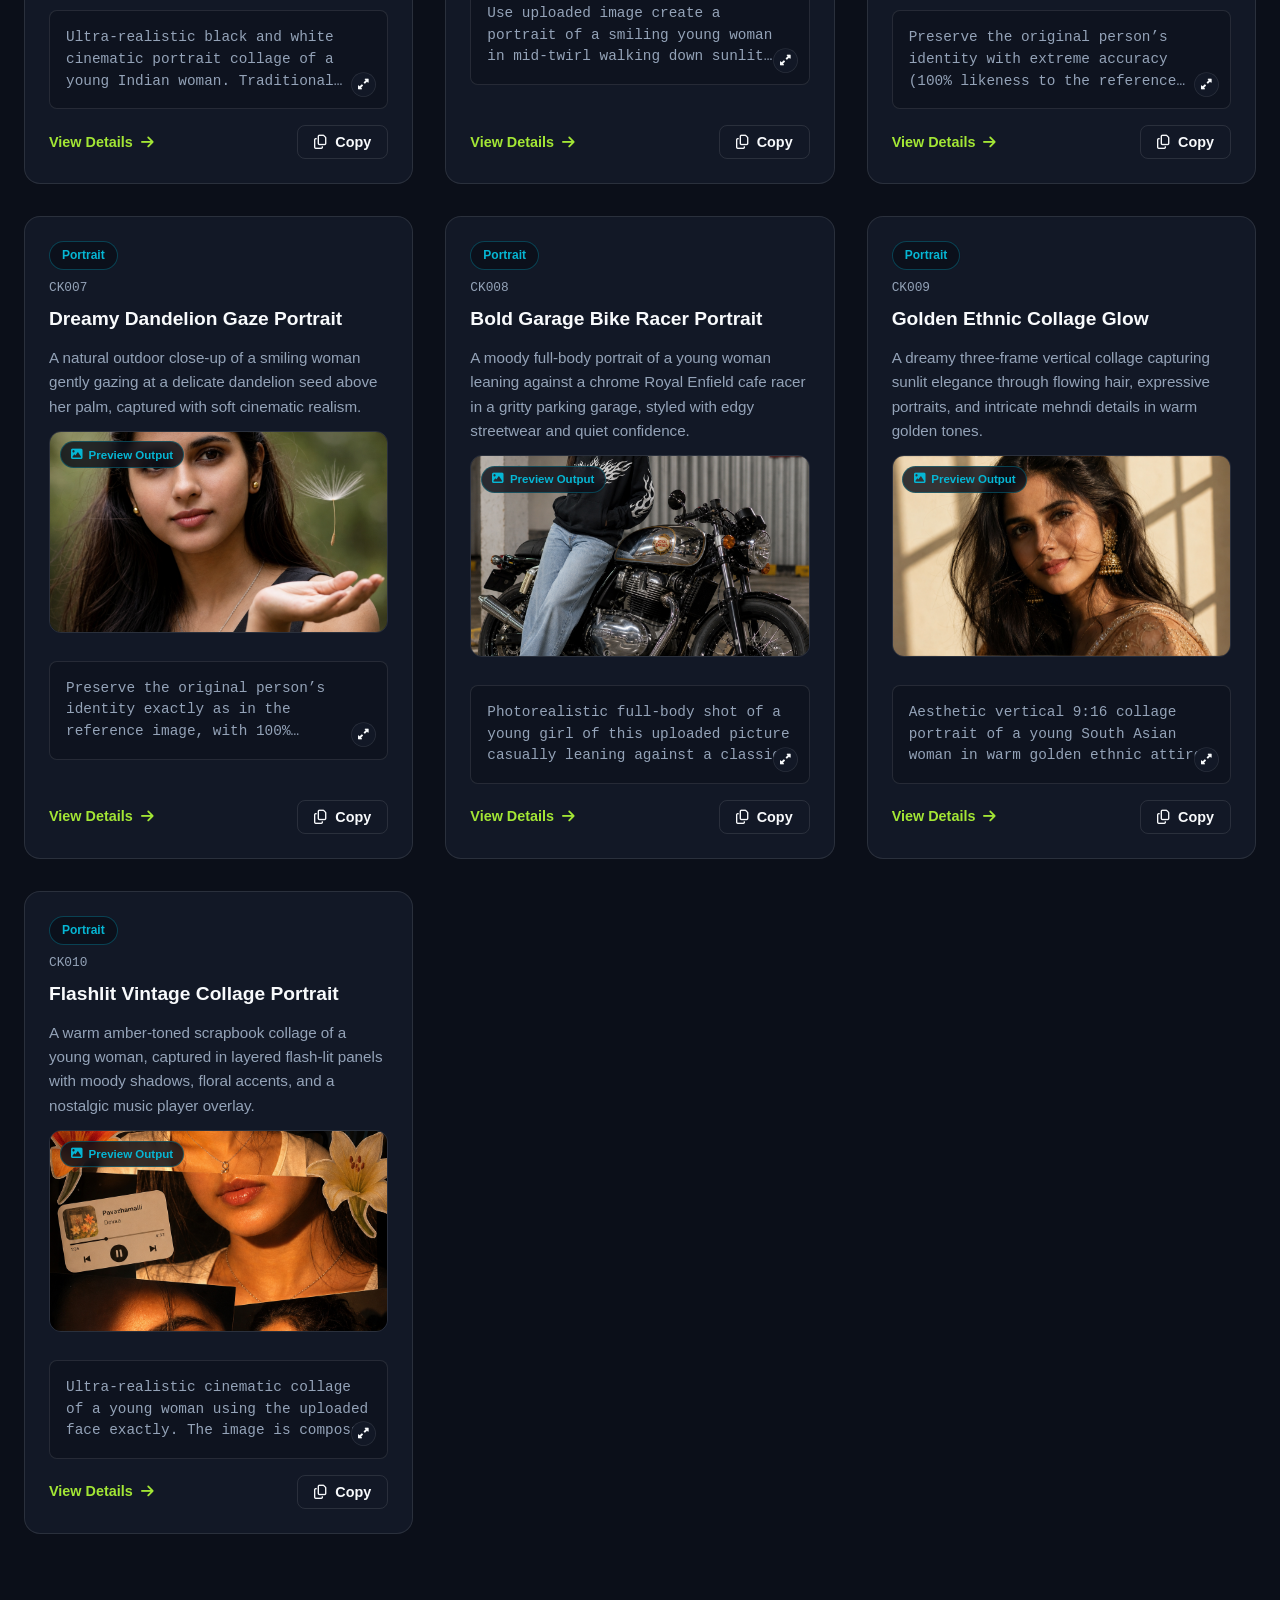
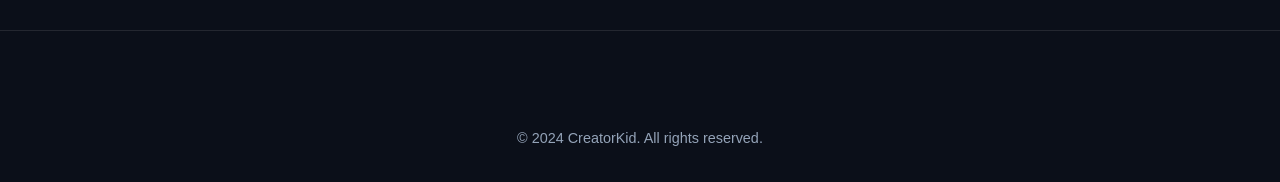
<file: prompts.html>
<!DOCTYPE html>
<html lang="en">
<head>
    <meta charset="UTF-8">
    <meta name="viewport" content="width=device-width, initial-scale=1.0">
    <title>Prompt Library - CreatorKid</title>
    <meta name="description" content="Copy and paste high-converting AI prompts for ChatGPT, Midjourney, marketing, and more.">
    <link rel="stylesheet" href="css/style.css">
    <link rel="stylesheet" href="https://cdnjs.cloudflare.com/ajax/libs/font-awesome/6.4.0/css/all.min.css">
</head>
<body>

    <!-- Navbar -->
    <nav class="navbar">
        <div class="container">
            <a href="index.html" class="logo">
                <img src="assets/logo/logo_creator_kid.png" alt="Logo" class="nav-logo-img">
                Creator<span>Kid</span>
            </a>
            <ul class="nav-links">
                <li><a href="index.html">Home</a></li>
                <li><a href="resources.html">Resources</a></li>
                <li><a href="prompts.html" class="active">Prompts</a></li>
                <li><a href="downloads.html">Downloads</a></li>
                <li><a href="blog.html">Blog</a></li>
            </ul>
            <div class="nav-actions">
                <a href="https://t.me/+yFJLDj00U0MyMmQ1" target="_blank" class="btn btn-cta"><i class="fab fa-telegram-plane"></i> Join Now</a>
                <button class="hamburger"><i class="fas fa-bars"></i></button>
            </div>
        </div>
    </nav>

    <main>
        <section class="container" style="padding-top: 3rem; padding-bottom: 2rem;">
            <div style="text-align: center; margin-bottom: 3rem;">
                <h1>Prompt <span class="text-gradient">Library</span></h1>
                <p style="color: var(--text-muted); max-width: 600px; margin: 1rem auto 0;">The ultimate collection of copy-and-paste prompts for AI tools.</p>
            </div>

            <!-- Search -->
            <div class="search-container fade-in">
                <i class="fas fa-search"></i>
                <input type="text" id="prompt-search" class="search-input" placeholder="Search prompts by keyword or ID (e.g., CK001)...">
            </div>

            <!-- Filters -->
            <div class="filters fade-in" style="animation-delay: 0.1s;">
                <button class="filter-btn active" data-filter="all">All</button>
                <button class="filter-btn" data-filter="marketing">Marketing</button>
                <button class="filter-btn" data-filter="freelance">Freelance</button>
                <button class="filter-btn" data-filter="content">Content</button>
                <button class="filter-btn" data-filter="video">Video</button>
                <button class="filter-btn" data-filter="sales">Sales</button>
            </div>

            <!-- Prompt Grid -->
            <div class="grid grid-3" id="prompts-grid">
                <!-- Populated by JS -->
            </div>
        </section>
    </main>

    <!-- Footer -->
    <footer>
        <div class="container">
            <div class="footer-bottom" style="border-top: none;">
                &copy; 2024 CreatorKid. All rights reserved.
            </div>
        </div>
    </footer>

    <!-- Scripts -->
    <script src="js/data.js"></script>
    <script src="js/app.js"></script>
    <script src="js/prompts.js"></script>
    <script src="js/search.js"></script>
    <script src="js/filter.js"></script>
    <script>
        document.addEventListener('DOMContentLoaded', () => {
            const container = document.getElementById('prompts-grid');
            
            // Initial Render
            renderItems(prompts, container, renderPromptCard);

            // Setup Search
            setupSearch('#prompt-search', renderPromptCard, prompts, '#prompts-grid');

            // Setup Filters
            setupFilters('.filter-btn', '.prompt-card', '#prompts-grid');
        });
    </script>


</body>
</html>
</file>
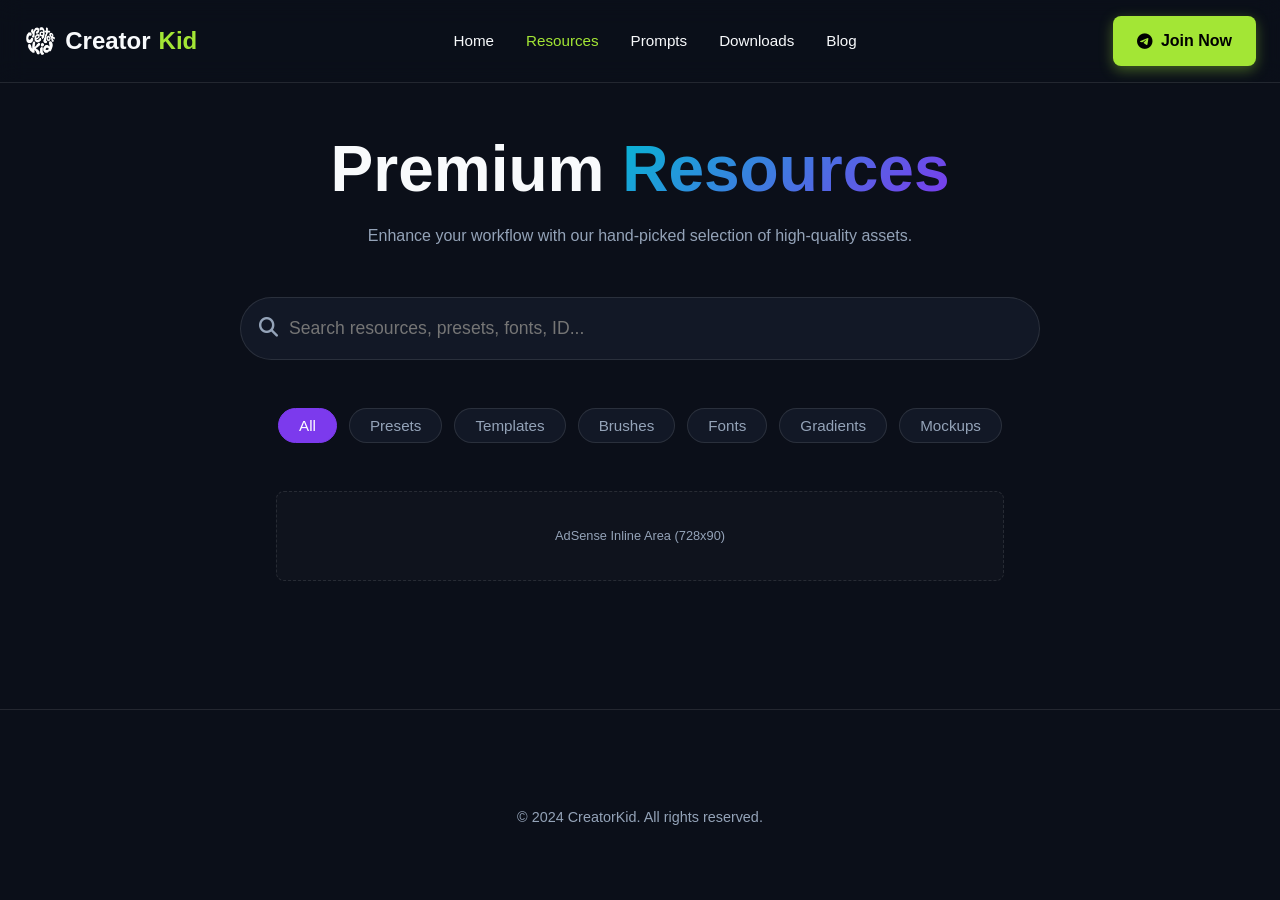
<file: resources.html>
<!DOCTYPE html>
<html lang="en">
<head>
    <meta charset="UTF-8">
    <meta name="viewport" content="width=device-width, initial-scale=1.0">
    <title>Resources - CreatorKid</title>
    <meta name="description" content="Browse and download premium presets, templates, UI kits, and fonts for your creative projects.">
    <link rel="stylesheet" href="css/style.css">
    <link rel="stylesheet" href="https://cdnjs.cloudflare.com/ajax/libs/font-awesome/6.4.0/css/all.min.css">
</head>
<body>

    <!-- Navbar -->
    <nav class="navbar">
        <div class="container">
            <a href="index.html" class="logo">
                <img src="assets/logo/logo_creator_kid.png" alt="Logo" class="nav-logo-img">
                Creator<span>Kid</span>
            </a>
            <ul class="nav-links">
                <li><a href="index.html">Home</a></li>
                <li><a href="resources.html" class="active">Resources</a></li>
                <li><a href="prompts.html">Prompts</a></li>
                <li><a href="downloads.html">Downloads</a></li>
                <li><a href="blog.html">Blog</a></li>
            </ul>
            <div class="nav-actions">
                <a href="https://t.me/+yFJLDj00U0MyMmQ1" target="_blank" class="btn btn-cta"><i class="fab fa-telegram-plane"></i> Join Now</a>
                <button class="hamburger"><i class="fas fa-bars"></i></button>
            </div>
        </div>
    </nav>

    <main>
        <section class="container" style="padding-top: 3rem; padding-bottom: 2rem;">
            <div style="text-align: center; margin-bottom: 3rem;">
                <h1>Premium <span class="text-gradient">Resources</span></h1>
                <p style="color: var(--text-muted); max-width: 600px; margin: 1rem auto 0;">Enhance your workflow with our hand-picked selection of high-quality assets.</p>
            </div>

            <!-- Search -->
            <div class="search-container fade-in">
                <i class="fas fa-search"></i>
                <input type="text" id="resource-search" class="search-input" placeholder="Search resources, presets, fonts, ID...">
            </div>

            <!-- Filters -->
            <div class="filters fade-in" style="animation-delay: 0.1s;">
                <button class="filter-btn active" data-filter="all">All</button>
                <button class="filter-btn" data-filter="presets">Presets</button>
                <button class="filter-btn" data-filter="templates">Templates</button>
                <button class="filter-btn" data-filter="brushes">Brushes</button>
                <button class="filter-btn" data-filter="fonts">Fonts</button>
                <button class="filter-btn" data-filter="gradients">Gradients</button>
                <button class="filter-btn" data-filter="mockups">Mockups</button>
            </div>

            <!-- Ad Area -->
            <div class="ad-banner">
                <span>AdSense Inline Area (728x90)</span>
            </div>

            <!-- Resources Grid -->
            <div class="grid grid-3" id="resources-grid">
                <!-- Populated by JS -->
            </div>
        </section>
    </main>

    <!-- Footer -->
    <footer>
        <div class="container">
            <div class="footer-bottom" style="border-top: none;">
                &copy; 2024 CreatorKid. All rights reserved.
            </div>
        </div>
    </footer>

    <!-- Scripts -->
    <script src="js/data.js"></script>
    <script src="js/app.js"></script>
    <script src="js/search.js"></script>
    <script src="js/filter.js"></script>
    <script>
        document.addEventListener('DOMContentLoaded', () => {
            const container = document.getElementById('resources-grid');
            
            // Initial Render
            renderItems(getInitialData(resources), container, renderResourcesCard);

            // Setup Search
            setupSearch('#resource-search', renderResourcesCard, resources, '#resources-grid');

            // Setup Filters
            setupFilters('.filter-btn', '.card', '#resources-grid');
        });
    </script>


</body>
</html>
</file>
<file: css/style.css>
html {
  overflow-x: hidden !important;
}

:root {
  --bg-color: #0B0F19;
  --card-bg: #121826;
  --primary-accent: #7C3AED;
  --secondary-accent: #06B6D4;
  --highlight-cta: #A3E635;
  --text-color: #F8FAFC;
  --text-muted: #94A3B8;
  --border-color: rgba(255, 255, 255, 0.1);
  --font-main: 'Inter', sans-serif;
  --transition-fast: 0.2s ease;
  --transition-smooth: 0.3s cubic-bezier(0.4, 0, 0.2, 1);
}

* {
  margin: 0;
  padding: 0;
  box-sizing: border-box;
  max-width: 100%;
}

body {
  background-color: var(--bg-color);
  color: var(--text-color);
  font-family: var(--font-main);
  line-height: 1.6;
  overflow-x: hidden !important;
  max-width: 100vw;
}

a {
  text-decoration: none;
  color: inherit;
  transition: color var(--transition-fast);
}

a:hover {
  color: var(--highlight-cta);
}

ul {
  list-style: none;
}

img, video, canvas, svg, iframe {
  max-width: 100%;
  height: auto;
}

/* Typography */
h1, h2, h3, h4, h5, h6 {
  font-weight: 700;
  line-height: 1.2;
  margin-bottom: 1rem;
}

h1 { font-size: clamp(2.5rem, 5vw, 4rem); }
h2 { font-size: clamp(2rem, 4vw, 3rem); }
h3 { font-size: clamp(1.5rem, 3vw, 2rem); }

/* Utility Classes */
.container {
  width: 100%;
  max-width: 1280px;
  margin: 0 auto;
  padding-left: 1.5rem;
  padding-right: 1.5rem;
}

.text-gradient {
  background: linear-gradient(135deg, var(--secondary-accent), var(--primary-accent));
  -webkit-background-clip: text;
  -webkit-text-fill-color: transparent;
  background-clip: text;
}

.text-highlight {
  color: var(--highlight-cta);
}

/* Buttons */
.btn {
  display: inline-flex;
  align-items: center;
  justify-content: center;
  gap: 0.5rem;
  padding: 0.75rem 1.5rem;
  border-radius: 0.5rem;
  font-weight: 600;
  cursor: pointer;
  transition: all var(--transition-smooth);
  border: none;
  font-family: var(--font-main);
  font-size: 1rem;
}

.btn-primary {
  background-color: var(--primary-accent);
  color: white;
  box-shadow: 0 4px 14px 0 rgba(124, 58, 237, 0.39);
}

.btn-primary:hover {
  background-color: #6D28D9;
  box-shadow: 0 6px 20px rgba(124, 58, 237, 0.5);
  transform: translateY(-2px);
}

.btn-cta {
  background-color: var(--highlight-cta);
  color: #000;
  box-shadow: 0 4px 14px 0 rgba(163, 230, 53, 0.39);
}

.btn-cta:hover {
  background-color: #84CC16;
  box-shadow: 0 6px 20px rgba(163, 230, 53, 0.5);
  transform: translateY(-2px);
}

.btn-outline {
  background-color: transparent;
  border: 1px solid var(--border-color);
  color: var(--text-color);
}

.btn-outline:hover {
  border-color: var(--primary-accent);
  color: var(--primary-accent);
}

.btn-icon {
  padding: 0.5rem;
  border-radius: 50%;
  background: rgba(255, 255, 255, 0.05);
  color: var(--text-color);
  display: flex;
  align-items: center;
  justify-content: center;
  border: none;
  cursor: pointer;
  transition: all var(--transition-fast);
}

.btn-icon:hover {
  background: var(--primary-accent);
  color: white;
}

/* Navbar */
.navbar {
  position: sticky;
  top: 0;
  z-index: 100;
  background: rgba(11, 15, 25, 0.8);
  backdrop-filter: blur(12px);
  border-bottom: 1px solid var(--border-color);
  padding: 1rem 0;
  transition: all var(--transition-fast);
}

.navbar .container {
  display: flex;
  justify-content: space-between;
  align-items: center;
}

.logo {
  font-size: 1.5rem;
  font-weight: 700;
  color: var(--text-color);
  display: flex;
  align-items: center;
  gap: 0.5rem;
}

.nav-logo-img {
  height: 32px;
  width: auto;
  object-fit: contain;
}

.logo span {
  color: var(--highlight-cta);
}

.nav-links {
  display: flex;
  gap: 2rem;
}

.nav-links a {
  font-weight: 500;
  font-size: 0.95rem;
}

.nav-links a.active {
  color: var(--highlight-cta);
}

.nav-actions {
  display: flex;
  align-items: center;
  gap: 1rem;
}

.search-icon {
  font-size: 1.2rem;
  cursor: pointer;
}

.hamburger {
  display: none;
  background: none;
  border: none;
  color: var(--text-color);
  font-size: 1.5rem;
  cursor: pointer;
}

/* Hero Section */
.hero {
  padding: 6rem 0 4rem;
  text-align: center;
  position: relative;
}

.hero::before {
  content: '';
  position: absolute;
  top: -20%;
  left: 50%;
  transform: translateX(-50%);
  width: 600px;
  height: 600px;
  background: radial-gradient(circle, rgba(124, 58, 237, 0.15) 0%, rgba(11, 15, 25, 0) 70%);
  z-index: -1;
}

.hero p {
  font-size: 1.25rem;
  color: var(--text-muted);
  max-width: 600px;
  margin: 0 auto 2.5rem;
}

.hero-actions {
  display: flex;
  justify-content: center;
  gap: 1rem;
}

/* Search Bar (Global) */
.search-container {
  max-width: 800px;
  margin: 0 auto 3rem;
  position: relative;
}

.search-input {
  width: 100%;
  padding: 1.25rem 1.5rem 1.25rem 3rem;
  border-radius: 50px;
  background: var(--card-bg);
  border: 1px solid var(--border-color);
  color: var(--text-color);
  font-size: 1.1rem;
  font-family: var(--font-main);
  transition: all var(--transition-fast);
}

.search-input:focus {
  outline: none;
  border-color: var(--primary-accent);
  box-shadow: 0 0 0 3px rgba(124, 58, 237, 0.2);
}

.search-container i {
  position: absolute;
  left: 1.2rem;
  top: 50%;
  transform: translateY(-50%);
  color: var(--text-muted);
  font-size: 1.2rem;
}

/* Category Filters */
.filters {
  display: flex;
  justify-content: center;
  gap: 0.75rem;
  flex-wrap: wrap;
  margin-bottom: 3rem;
}

.filter-btn {
  background: var(--card-bg);
  border: 1px solid var(--border-color);
  color: var(--text-muted);
  padding: 0.5rem 1.25rem;
  border-radius: 50px;
  cursor: pointer;
  font-family: var(--font-main);
  font-size: 0.95rem;
  transition: all var(--transition-fast);
}

.filter-btn:hover, .filter-btn.active {
  background: var(--primary-accent);
  color: white;
  border-color: var(--primary-accent);
}

/* Grid Layouts */
.grid {
  display: grid;
  gap: 2rem;
}

.grid-3 { grid-template-columns: repeat(auto-fill, minmax(350px, 1fr)); }
.grid-4 { grid-template-columns: repeat(auto-fill, minmax(280px, 1fr)); }

/* Cards Common */
.card {
  background: var(--card-bg);
  border-radius: 1rem;
  border: 1px solid var(--border-color);
  overflow: hidden;
  transition: transform var(--transition-smooth), box-shadow var(--transition-smooth);
  position: relative;
  display: flex;
  flex-direction: column;
}

.card:hover {
  transform: translateY(-5px);
  box-shadow: 0 10px 30px -10px rgba(0, 0, 0, 0.5);
  border-color: rgba(124, 58, 237, 0.3);
}

/* Resource Card */
.card-img-wrapper {
  position: relative;
  padding-top: 60%;
  overflow: hidden;
}

.card-img-wrapper img {
  position: absolute;
  top: 0;
  left: 0;
  width: 100%;
  height: 100%;
  object-fit: cover;
  transition: transform var(--transition-smooth);
}

.card:hover .card-img-wrapper img {
  transform: scale(1.05);
}

.card-badge {
  position: absolute;
  top: 1rem;
  left: 1rem;
  background: rgba(11, 15, 25, 0.8);
  backdrop-filter: blur(4px);
  padding: 0.25rem 0.75rem;
  border-radius: 50px;
  font-size: 0.75rem;
  font-weight: 600;
  color: var(--secondary-accent);
  border: 1px solid rgba(6, 182, 212, 0.3);
}

.card-content {
  padding: 1.5rem;
  flex-grow: 1;
  display: flex;
  flex-direction: column;
}

.card-id {
  font-size: 0.8rem;
  color: var(--text-muted);
  margin-bottom: 0.5rem;
  font-family: monospace;
}

.card-title {
  font-size: 1.2rem;
  margin-bottom: 0.5rem;
}

.card-stats {
  display: flex;
  align-items: center;
  gap: 1rem;
  margin-top: auto;
  padding-top: 1rem;
  border-top: 1px solid var(--border-color);
  color: var(--text-muted);
  font-size: 0.9rem;
}

.card-stats span {
  display: flex;
  align-items: center;
  gap: 0.3rem;
}

.card-actions {
  display: flex;
  gap: 0.5rem;
  margin-left: auto;
}

/* Prompt Card Specific */
.prompt-card {
  padding: 1.5rem;
}

.prompt-text-container {
  background: rgba(11, 15, 25, 0.5);
  border-radius: 0.5rem;
  padding: 1rem;
  margin: 1rem 0;
  position: relative;
  border: 1px solid var(--border-color);
}

.prompt-text {
  font-family: monospace;
  font-size: 0.9rem;
  color: var(--text-muted);
  display: -webkit-box;
  -webkit-line-clamp: 3;
  -webkit-box-orient: vertical;
  overflow: hidden;
  line-height: 1.5;
}

.prompt-card.expanded .prompt-text {
  -webkit-line-clamp: unset;
}

/* Toast Notification */
.toast {
  position: fixed;
  bottom: 2rem;
  right: 2rem;
  background: var(--card-bg);
  border: 1px solid var(--primary-accent);
  color: white;
  padding: 1rem 1.5rem;
  border-radius: 0.5rem;
  display: flex;
  align-items: center;
  gap: 0.75rem;
  box-shadow: 0 10px 25px rgba(0, 0, 0, 0.5);
  transform: translateY(100px);
  opacity: 0;
  transition: all var(--transition-smooth);
  z-index: 1000;
}

.toast.show {
  transform: translateY(0);
  opacity: 1;
}

/* Sections Common */
section {
  padding: 5rem 0;
}

.section-header {
  display: flex;
  justify-content: space-between;
  align-items: flex-end;
  margin-bottom: 3rem;
}

/* Email Capture */
.newsletter {
  background: var(--card-bg);
  border-radius: 1.5rem;
  padding: 4rem 2rem;
  text-align: center;
  border: 1px solid var(--border-color);
  position: relative;
  overflow: hidden;
}

.newsletter::before {
  content: '';
  position: absolute;
  top: 0;
  left: 0;
  width: 100%;
  height: 4px;
  background: linear-gradient(90deg, var(--primary-accent), var(--secondary-accent));
}

.newsletter-form {
  display: flex;
  max-width: 500px;
  margin: 2rem auto 0;
  gap: 0.5rem;
}

.newsletter-input {
  flex: 1;
  padding: 1rem 1.5rem;
  border-radius: 0.5rem;
  background: rgba(11, 15, 25, 0.8);
  border: 1px solid var(--border-color);
  color: var(--text-color);
  font-size: 1rem;
}

/* Footer */
footer {
  border-top: 1px solid var(--border-color);
  padding: 4rem 0 2rem;
  margin-top: 4rem;
}

.footer-grid {
  display: grid;
  grid-template-columns: 2fr 1fr 1fr 1fr;
  gap: 3rem;
  margin-bottom: 3rem;
}

.footer-col h4 {
  color: white;
  margin-bottom: 1.5rem;
}

.footer-links {
  display: flex;
  flex-direction: column;
  gap: 0.75rem;
  color: var(--text-muted);
}

.footer-bottom {
  text-align: center;
  padding-top: 2rem;
  border-top: 1px solid var(--border-color);
  color: var(--text-muted);
  font-size: 0.9rem;
}

/* AdSense Areas */
.ad-banner, .ad-inline {
  width: 100%;
  max-width: min(100%, 728px);
  min-height: 90px;
  background: rgba(255, 255, 255, 0.02);
  border: 1px dashed var(--border-color);
  display: flex;
  align-items: center;
  justify-content: center;
  color: var(--text-muted);
  font-size: 0.8rem;
  margin: 2rem auto;
  border-radius: 0.5rem;
}

/* Mobile Responsive */
@media (max-width: 992px) {
  .footer-grid {
    grid-template-columns: 1fr 1fr;
  }
  .grid-3, .grid-4 { 
    grid-template-columns: repeat(auto-fill, minmax(280px, 1fr)); 
  }
}

@media (max-width: 600px) {
  .grid-3, .grid-4 { 
    grid-template-columns: 1fr; 
  }
  .newsletter-form {
    flex-direction: column;
  }
}

@media (max-width: 768px) {
  .nav-links {
    display: none;
    position: absolute;
    top: 100%;
    left: 0;
    width: 100%;
    background: var(--card-bg);
    flex-direction: column;
    padding: 1rem;
    border-bottom: 1px solid var(--border-color);
  }
  
  .nav-links.active {
    display: flex;
  }
  
  .hamburger {
    display: block;
  }
  
  .nav-actions .btn {
    display: none;
  }
  
  .hero {
    padding: 4rem 0 2rem;
  }
  
  .hero-actions {
    flex-direction: column;
  }
  
  .newsletter-form {
    flex-direction: column;
  }
  
  .footer-grid {
    grid-template-columns: 1fr;
  }
  
  .section-header {
    flex-direction: column;
    align-items: flex-start;
    gap: 1rem;
  }
  
  .grid-3, .grid-4 { 
    grid-template-columns: 1fr; 
  }
  
  /* Horizontal scroll for cards on mobile instead of stacking (optional, depending on section) */
  .horizontal-scroll-mobile {
    display: flex;
    overflow-x: auto;
    gap: 1rem;
    padding-bottom: 1rem;
    scroll-snap-type: x mandatory;
    scrollbar-width: none; /* Firefox */
  }
  
  .horizontal-scroll-mobile::-webkit-scrollbar {
    display: none; /* Chrome, Safari, Opera */
  }
  
  .horizontal-scroll-mobile > * {
    min-width: 280px;
    scroll-snap-align: center;
    flex-shrink: 0;
  }
  
  /* Sticky mobile CTA */
  .mobile-sticky-cta {
    display: block;
    position: fixed;
    bottom: max(1rem, env(safe-area-inset-bottom));
    left: max(1rem, env(safe-area-inset-left));
    right: max(1rem, env(safe-area-inset-right));
    z-index: 1000;
  }
  
  .mobile-sticky-cta .btn {
    width: 100%;
    padding: 1rem;
    font-size: 1.1rem;
    box-shadow: 0 0 30px rgba(163, 230, 53, 0.3);
  }
  
  /* Bottom padding to account for sticky CTA */
  body {
    padding-bottom: 5rem;
  }
  
  /* Make buttons more touch-friendly */
  .btn {
    padding: 1rem 1.5rem;
    min-height: 44px;
  }
  
  /* Reduce container padding on mobile */
  .container {
    padding-left: 1rem;
    padding-right: 1rem;
  }
  
  /* Adjust hero background */
  .hero::before {
    width: 400px;
    height: 400px;
  }
  
  /* Smaller search input padding */
  .search-input {
    padding: 1rem 1.25rem 1rem 2.5rem;
    font-size: 1rem;
  }
  
  .search-container i {
    left: 1rem;
  }
}

/* Extra small screens */
@media (max-width: 480px) {
  .container {
    padding-left: 0.75rem;
    padding-right: 0.75rem;
  }
  
  .hero {
    padding: 3rem 0 1.5rem;
  }
  
  .hero h1 {
    font-size: 2rem;
  }
  
  .hero p {
    font-size: 1rem;
  }
  
  .card-content {
    padding: 1rem;
  }
  
  .card-title {
    font-size: 1.1rem;
  }
  
  .navbar {
    padding: 0.75rem 0;
  }
  
  .logo {
    font-size: 1.25rem;
  }
  
  .nav-links {
    padding: 0.75rem;
  }
}

/* Very small screens */
@media (max-width: 360px) {
  .container {
    padding-left: 0.5rem;
    padding-right: 0.5rem;
  }
  
  .search-input {
    padding: 0.875rem 1rem 0.875rem 2.25rem;
    font-size: 0.95rem;
  }
  .search-container i {
    left: 0.75rem;
    font-size: 1rem;
  }
  
  .hero::before {
    width: 250px;
    height: 250px;
  }
  
  .card-content {
    padding: 0.75rem;
  }
  
  .btn {
    padding: 0.875rem 1.25rem;
  }
  
  .toast {
    bottom: 5rem;
    right: 0.5rem;
    left: 0.5rem;
    width: calc(100% - 1rem);
  }
}

/* Hide mobile sticky CTA on desktop */
@media (min-width: 769px) {
  .mobile-sticky-cta {
    display: none !important;
  }
}

/* Utilities */
.hidden { display: none !important; }
.fade-in { animation: fadeIn 0.5s ease forwards; }

@keyframes fadeIn {
  from { opacity: 0; transform: translateY(20px); }
  to { opacity: 1; transform: translateY(0); }
}

/* Skeleton Loading */
.skeleton {
  background: linear-gradient(90deg, var(--card-bg) 25%, rgba(255, 255, 255, 0.05) 50%, var(--card-bg) 75%);
  background-size: 200% 100%;
  animation: skeletonLoading 1.5s infinite;
}

@keyframes skeletonLoading {
  0% { background-position: 200% 0; }
  100% { background-position: -200% 0; }
}

/* Prompt Image Preview */
.prompt-image-preview {
  margin: 0.75rem 0;
  border-radius: 0.75rem;
  overflow: hidden;
  border: 1px solid var(--border-color);
  position: relative;
}

.prompt-image-label {
  position: absolute;
  top: 0.6rem;
  left: 0.6rem;
  background: rgba(11, 15, 25, 0.82);
  backdrop-filter: blur(4px);
  color: var(--secondary-accent);
  font-size: 0.72rem;
  font-weight: 600;
  padding: 0.2rem 0.65rem;
  border-radius: 50px;
  border: 1px solid rgba(6, 182, 212, 0.3);
  display: flex;
  align-items: center;
  gap: 0.35rem;
  z-index: 1;
  pointer-events: none;
}

.prompt-image-preview img {
  width: 100%;
  max-height: 200px;
  object-fit: cover;
  display: block;
  transition: transform var(--transition-smooth), filter var(--transition-smooth);
  cursor: zoom-in;
  height: auto;
}

.prompt-image-preview:hover img {
  transform: scale(1.03);
  filter: brightness(1.08);
}
</file>
